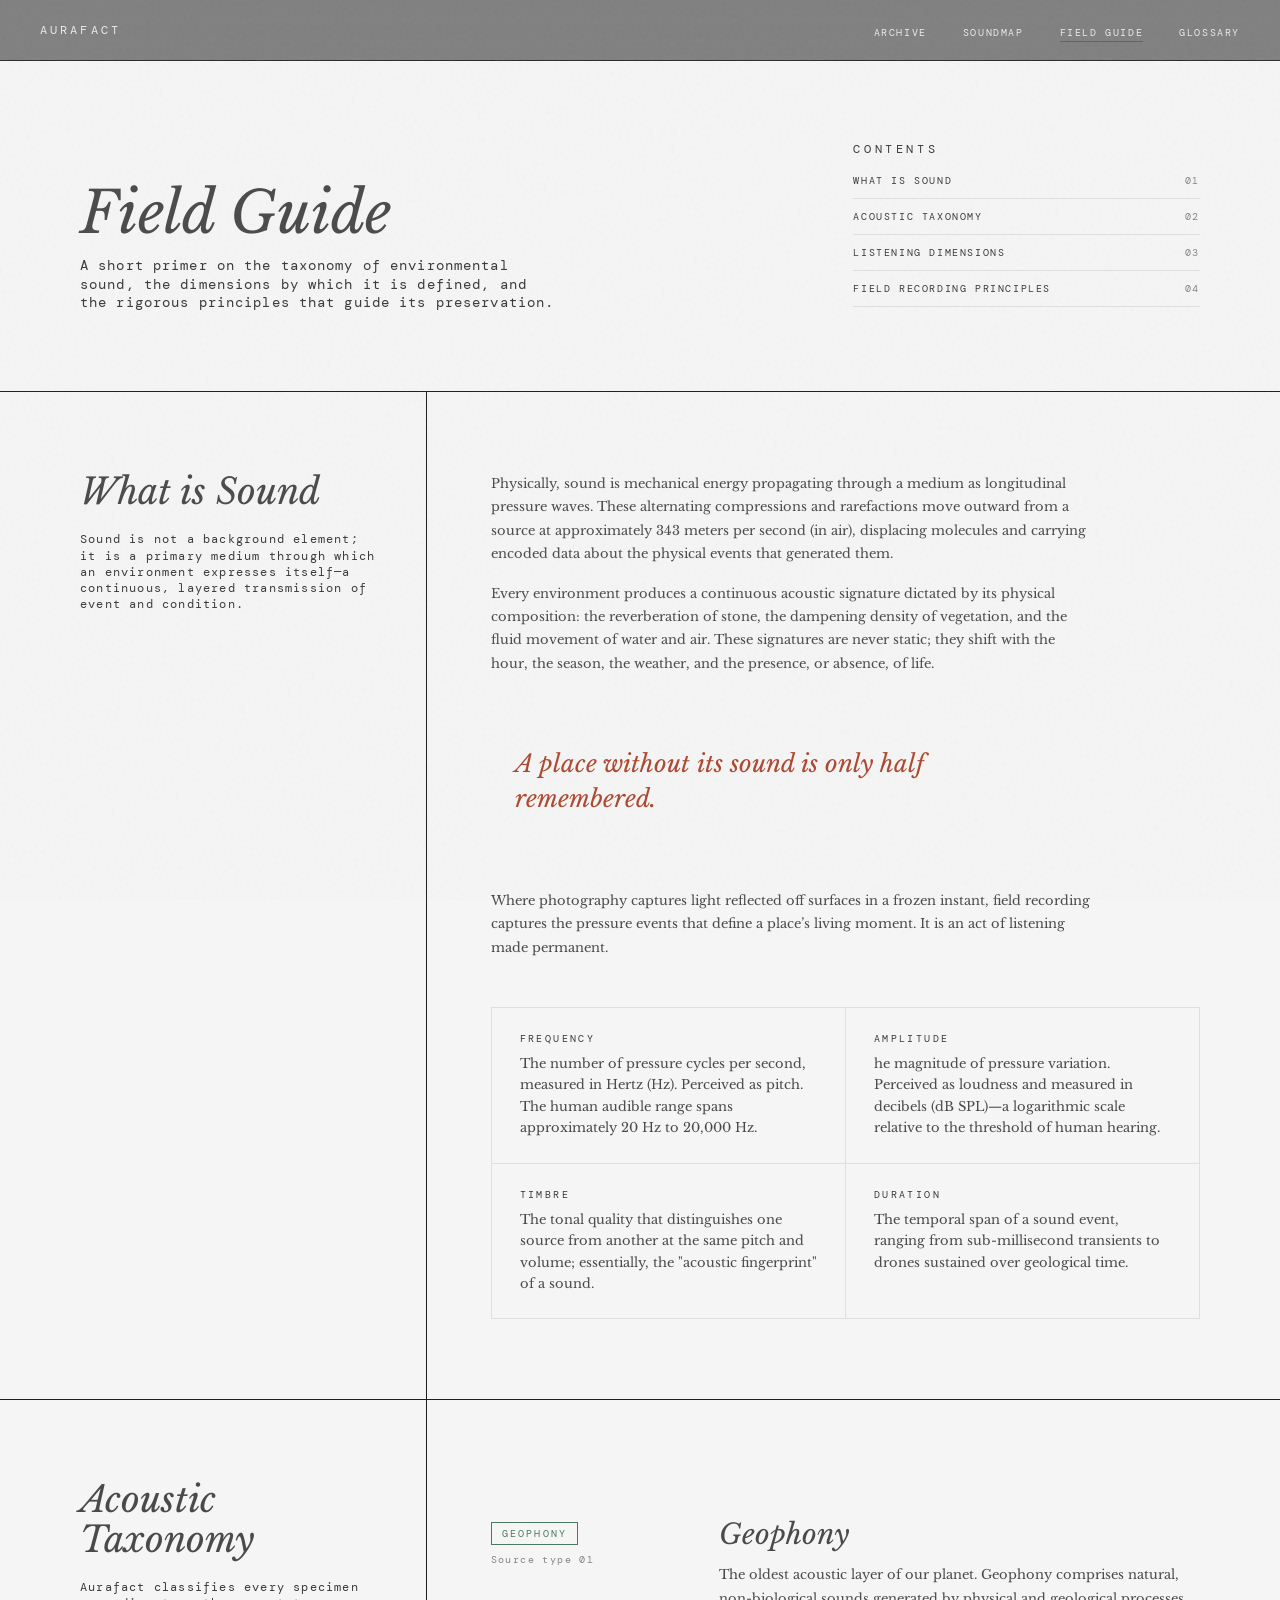
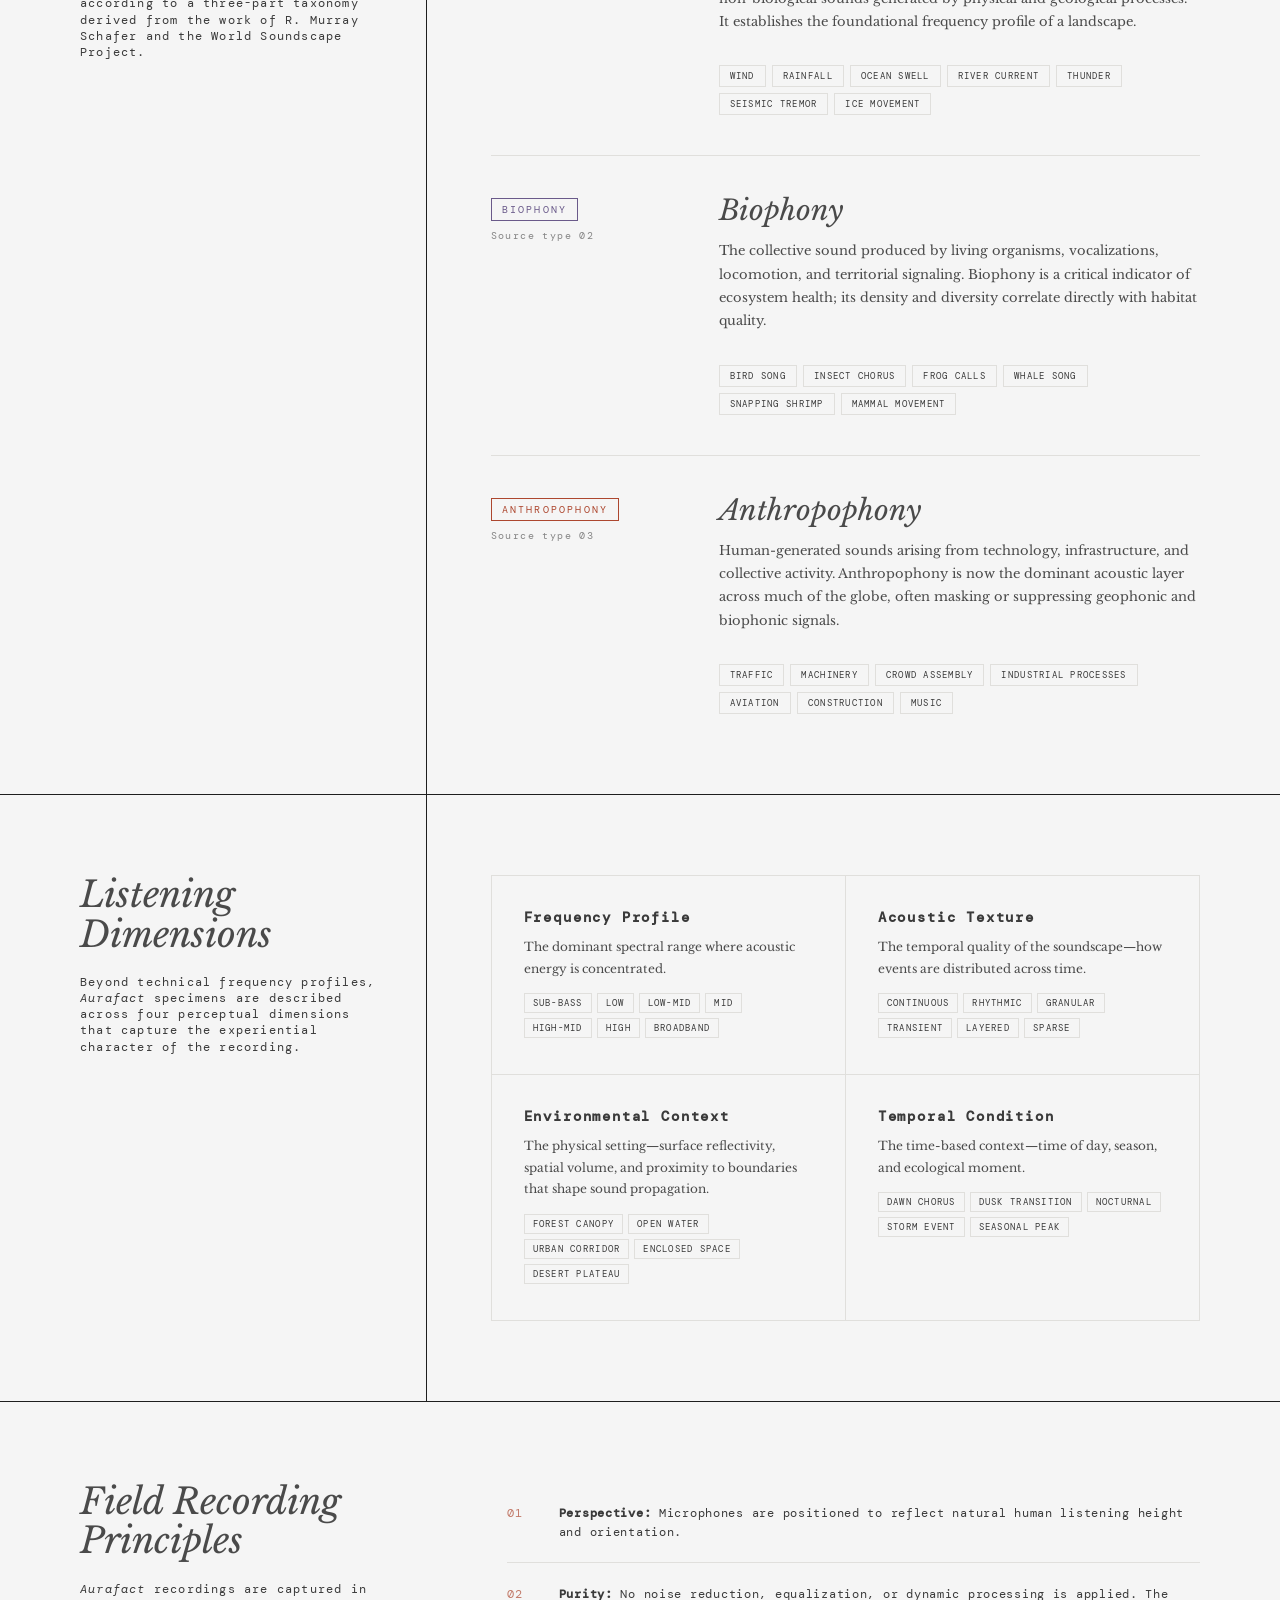
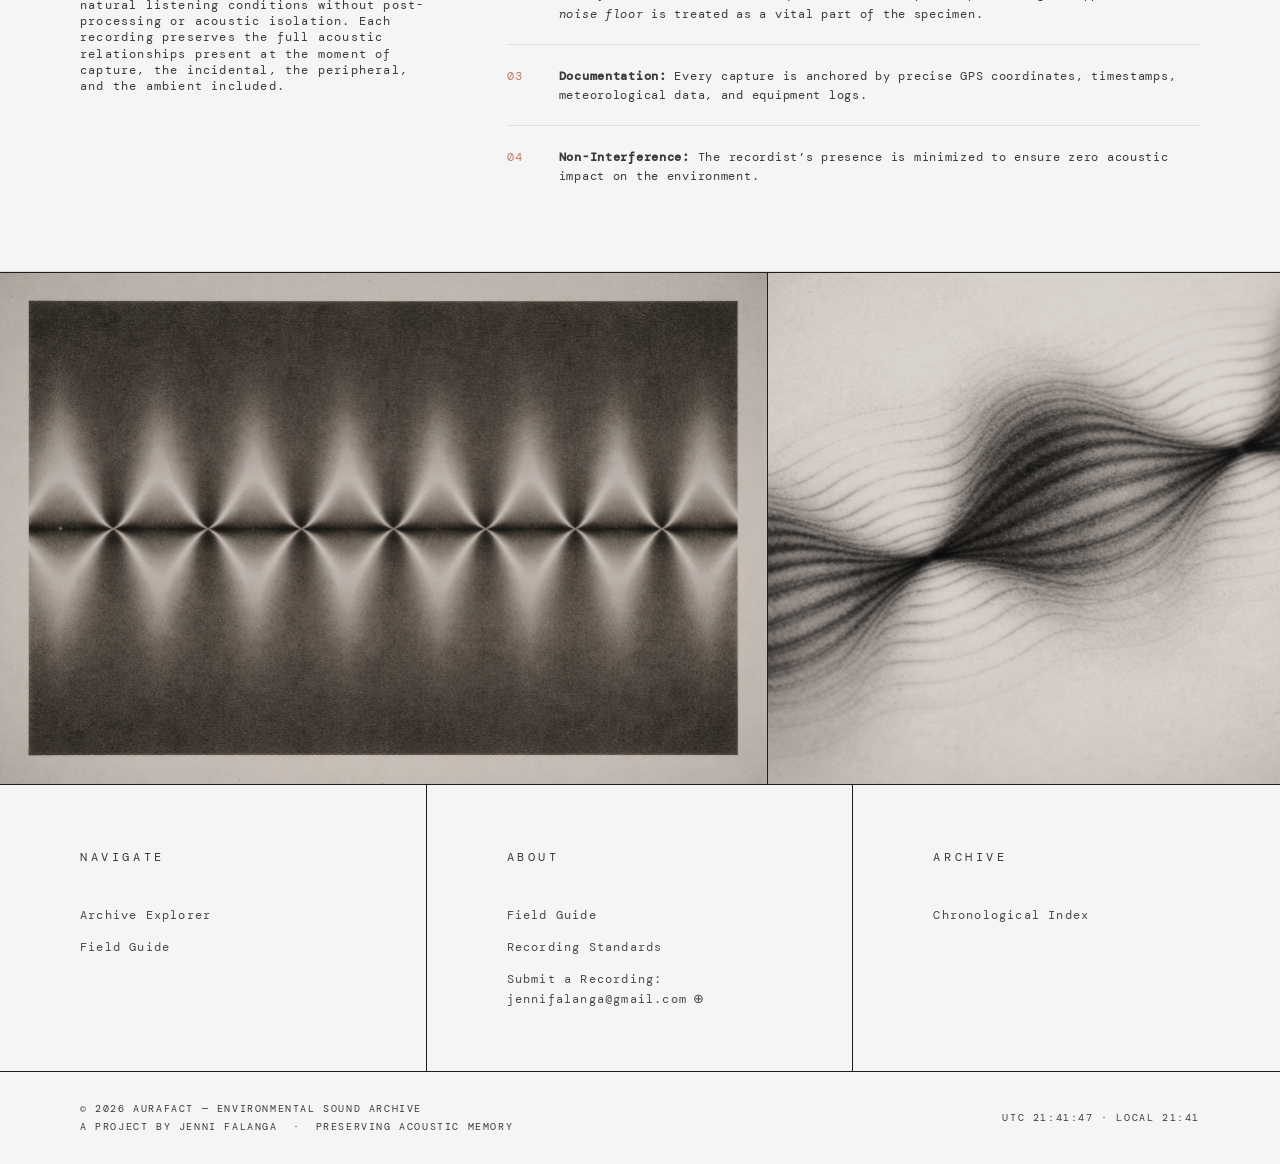
<file: fieldguide.html>
<!DOCTYPE html>
<html lang="en">
<head>
<meta charset="UTF-8">
<meta name="viewport" content="width=device-width, initial-scale=1.0">
<title>Field Guide — Aurafact</title>
<link rel="preconnect" href="https://fonts.googleapis.com">
<link rel="preconnect" href="https://fonts.gstatic.com" crossorigin>
<link href="https://fonts.googleapis.com/css2?family=Libre+Baskerville:ital,wght@0,400..700;1,400..700&family=DM+Mono:wght@300;400&display=swap" rel="stylesheet">

<style>

/* ============================================================
   COLOUR TOKENS — exact match with system
   ============================================================ */
:root {
  --bg:              #0C0C0C;
  --text-primary:    #EDECEA;
  --text-secondary:  #4A4A4A;
  --text-mono:       #3A3A3A;
  --text-accent:     #AD472F;
  --btn-border:      #2E2E2E;
  --btn-hover-border:#777777;
  --btn-hover-text:  #EDECEA;
  --nav-logo:        #EDECEA;
  --nav-link:        #EDECEA;
  --nav-rule:        #2c2c2c;
  --grain-opacity:   0.045;
  --nav-h:           61px;

  /* Page */
  --page-bg:         #f5f5f5;
  --rule:            #1e1e1e;
  --rule-light:      #e0dfdc;

  /* Taxonomy colours */
  --geo:             #4a7a62;
  --bio:             #6a5a8a;
  --anthro:          #AD472F;
}

*, *::before, *::after { box-sizing: border-box; margin: 0; padding: 0; }
html, body { width: 100%; min-height: 100%; overflow-x: hidden; }

body {
  background: var(--page-bg);
  color: var(--text-secondary);
  font-family: "Libre Baskerville", serif;
}

/* Grain */
body::after {
  content: '';
  position: fixed; inset: 0;
  background-image: url("data:image/svg+xml,%3Csvg viewBox='0 0 256 256' xmlns='http://www.w3.org/2000/svg'%3E%3Cfilter id='n'%3E%3CfeTurbulence type='fractalNoise' baseFrequency='0.88' numOctaves='4' stitchTiles='stitch'/%3E%3C/filter%3E%3Crect width='100%25' height='100%25' filter='url(%23n)'/%3E%3C/svg%3E");
  opacity: var(--grain-opacity);
  pointer-events: none;
  z-index: 9000;
}

/* ── NAV ─────────────────────────────────────────────────────── */
#site-nav {
  position: fixed;
  top: 0; left: 0; right: 0;
  z-index: 200;
  display: flex;
  align-items: center;
  justify-content: space-between;
  padding: 20px 40px;
  border-bottom: 1px solid var(--nav-rule);
  background: rgba(12,12,12,0.5);
  backdrop-filter: blur(14px);
  height: var(--nav-h);
}

.nav-logo {
  font-family: 'DM Mono', monospace;
  font-size: 12px;
  letter-spacing: 0.26em;
  text-transform: uppercase;
  color: var(--nav-logo);
  text-decoration: none;
}

.nav-links { display: flex; gap: 36px; list-style: none; }

.nav-links a {
  font-family: 'DM Mono', monospace;
  font-size: 10px;
  letter-spacing: 0.16em;
  text-transform: uppercase;
  color: var(--nav-link);
  text-decoration: none;
  transition: opacity 0.2s;
}

.nav-links a:hover { opacity: 0.6; }
.nav-links a.active {
  border-bottom: 1px solid var(--text-accent);
  padding-bottom: 2px;
}

/* Hamburger: hidden on desktop */
.nav-toggle {
  display: none;
  flex-direction: column;
  justify-content: center;
  gap: 6px;
  width: 44px;
  height: 44px;
  padding: 0;
  border: 0;
  background: transparent;
  color: var(--nav-link);
  cursor: pointer;
  z-index: 201;
  transition: color 0.2s;
}
.nav-toggle:hover { color: var(--text-accent); }
.nav-toggle span {
  display: block;
  width: 20px;
  height: 1.5px;
  background: currentColor;
  transition: transform 0.25s ease, opacity 0.2s;
}
.nav-toggle span:nth-child(1) { transform-origin: center; }
.nav-toggle span:nth-child(2) { transform-origin: center; }
.nav-toggle span:nth-child(3) { transform-origin: center; }
#site-nav.nav-open .nav-toggle span:nth-child(1) {
  transform: translateY(7.5px) rotate(45deg);
}
#site-nav.nav-open .nav-toggle span:nth-child(2) {
  opacity: 0;
}
#site-nav.nav-open .nav-toggle span:nth-child(3) {
  transform: translateY(-7.5px) rotate(-45deg);
}

/* ── PAGE HEADER ─────────────────────────────────────────────── */
.page-header {
  padding-top: calc(var(--nav-h) + 80px);
  padding-bottom: 80px;
  padding-left: 80px;
  padding-right: 80px;
  border-bottom: 1px solid var(--rule);
  display: grid;
  grid-template-columns: 2fr 1fr;
  gap: 80px;
  align-items: end;
}

.page-eyebrow {
  font-family: 'DM Mono', monospace;
  font-size: 9px;
  letter-spacing: 0.32em;
  text-transform: uppercase;
  color: var(--text-accent);
  margin-bottom: 16px;
  display: block;
}

.page-title {
  font-family: "Libre Baskerville", serif;
  font-style: italic;
  font-weight: 300;
  font-size: clamp(32px, 4.5vw, 58px);
  color: var(--text-secondary);
  line-height: 1.0;
  margin-bottom: 14px;
}

.page-desc {
  font-family: 'DM Mono', monospace;
  font-size: 14px;
  letter-spacing: 0.08em;
  line-height: 1.3;
  color: var(--text-mono);
  max-width: 480px;
}

.page-header-right {
  padding-bottom: 4px;
}

.toc-label {
  font-family: 'DM Mono', monospace;
  font-size: 12px;
  letter-spacing: 0.30em;
  text-transform: uppercase;
  color: var(--text-mono);
  display: block;
  margin-bottom: 6px;
}

.toc-list {
  list-style: none;
  display: flex;
  flex-direction: column;
  gap: 0;
}

.toc-list li {
  border-bottom: 1px solid var(--rule-light);
}

.toc-list li a {
  display: flex;
  align-items: baseline;
  justify-content: space-between;
  gap: 16px;
  padding: 11px 0;
  font-family: 'DM Mono', monospace;
  font-size: 10px;
  letter-spacing: 0.16em;
  text-transform: uppercase;
  color: var(--text-mono);
  text-decoration: none;
  transition: color 0.2s;
}

.toc-list li a:hover { color: var(--text-secondary); }

.toc-num {
  font-size: 10px;
  opacity: 0.6;
}

/* ── SHARED SECTION CHROME ───────────────────────────────────── */
.guide-section {
  border-bottom: 1px solid var(--rule);
}

/* Two-column: left label col + right content col */
.two-col {
  display: grid;
  grid-template-columns: 1fr 2fr;
}

.section-label-col {
  padding: 80px 48px 80px 80px;
  border-right: 1px solid var(--rule);
}

.section-number {
  font-family: 'DM Mono', monospace;
  font-size: 9px;
  letter-spacing: 0.28em;
  text-transform: uppercase;
  color: var(--text-accent);
  display: block;
  margin-bottom: 12px;
}

.section-heading {
  font-family: "Libre Baskerville", serif;
  font-style: italic;
  font-weight: 300;
  font-size: clamp(22px, 2.8vw, 36px);
  color: var(--text-secondary);
  line-height: 1.1;
  margin-bottom: 20px;
}

.section-standfirst {
  font-family: 'DM Mono', monospace;
  font-size: 12px;
  letter-spacing: 0.10em;
  line-height: 1.35;
  color: var(--text-mono);
}

.section-content-col {
  padding: 80px 80px 80px 64px;
}

/* ── SECTION 01: WHAT IS SOUND ───────────────────────────────── */
.sound-body {
  font-family: "Libre Baskerville", serif;
  font-size: 13px;
  line-height: 1.8;
  color: var(--text-secondary);
  max-width: 600px;
  margin-bottom: 32px;
}

.sound-body + .sound-body {
  margin-top: -16px;
}

.sound-pull {
  font-family: "Libre Baskerville", serif;
  font-style: italic;
  font-size: clamp(18px, 2vw, 24px);
  line-height: 1.45;
  color: var(--text-accent);
  max-width: 480px;
  padding: 32px 0 32px 24px;
  margin: 40px 0;
}

.sound-definition-grid {
  display: grid;
  grid-template-columns: 1fr 1fr;
  gap: 1px;
  background: var(--rule-light);
  border: 1px solid var(--rule-light);
  margin-top: 48px;
}

.sound-def-item {
  background: var(--page-bg);
  padding: 24px 28px;
}

.sound-def-term {
  font-family: 'DM Mono', monospace;
  font-size: 10px;
  letter-spacing: 0.24em;
  text-transform: uppercase;
  color: var(--text-mono);
  display: block;
  margin-bottom: 8px;
}

.sound-def-body {
  font-family: "Libre Baskerville", serif;
  font-size: 13px;
  line-height: 1.65;
  color: var(--text-secondary);
}

/* ── SECTION 02: TAXONOMY ────────────────────────────────────── */
.taxonomy-entries {
  display: flex;
  flex-direction: column;
  gap: 0;
}

.taxonomy-entry {
  padding: 40px 0;
  border-bottom: 1px solid var(--rule-light);
  display: grid;
  grid-template-columns: 180px 1fr;
  gap: 48px;
  align-items: start;
}

.taxonomy-entry:last-child { border-bottom: none; padding-bottom: 0; }

.taxonomy-marker {
  display: flex;
  flex-direction: column;
  gap: 8px;
  padding-top: 2px;
}

.taxonomy-tag {
  display: inline-block;
  font-family: 'DM Mono', monospace;
  font-size: 10px;
  letter-spacing: 0.22em;
  text-transform: uppercase;
  padding: 4px 10px;
  border: 1px solid currentColor;
  width: fit-content;
}

.taxonomy-tag.geo    { color: var(--geo); }
.taxonomy-tag.bio    { color: var(--bio); }
.taxonomy-tag.anthro { color: var(--anthro); }

.taxonomy-index {
  font-family: 'DM Mono', monospace;
  font-size: 10px;
  letter-spacing: 0.14em;
  color: var(--text-secondary);
  opacity: 0.65;
}

.taxonomy-name {
  font-family: "Libre Baskerville", serif;
  font-style: italic;
  font-weight: 300;
  font-size: clamp(20px, 2.2vw, 28px);
  color: var(--text-secondary);
  line-height: 1.1;
  margin-bottom: 12px;
}

.taxonomy-def {
    font-family: "Libre Baskerville", serif;
    font-size: 13px;
    line-height: 1.8;
    color: var(--text-secondary);
    max-width: 600px;
    margin-bottom: 32px;
}

.taxonomy-examples {
  display: flex;
  flex-wrap: wrap;
  gap: 6px;
}

.example-chip {
  font-family: 'DM Mono', monospace;
  font-size: 9px;
  letter-spacing: 0.14em;
  text-transform: uppercase;
  color: var(--text-mono);
  background: transparent;
  border: 1px solid var(--rule-light);
  padding: 4px 10px;
}

/* ── SECTION 03: LISTENING DIMENSIONS ───────────────────────── */
.dimensions-grid {
  display: grid;
  grid-template-columns: 1fr 1fr;
  gap: 1px;
  background: var(--rule-light);
  border: 1px solid var(--rule-light);
}

.dimension-item {
  background: var(--page-bg);
  padding: 32px 32px 36px;
  display: flex;
  flex-direction: column;
  gap: 10px;
}

.dimension-number {
  font-family: 'DM Mono', monospace;
  font-size: 10px;
  letter-spacing: 0.22em;
  text-transform: uppercase;
  color: var(--text-accent);
  opacity: 0.7;
}

.dimension-name {
    font-family: 'DM Mono', monospace;
    font-size: 14px;
    letter-spacing: 0.13em;
    color: var(--text-mono);
    display: block;
}

.dimension-def {
  font-family: "Libre Baskerville", serif;
  font-size: 12px;
  line-height: 1.8;
  color: var(--text-secondary);
}

.dimension-values {
  margin-top: 4px;
  display: flex;
  flex-wrap: wrap;
  gap: 5px;
}

.dimension-value {
  font-family: 'DM Mono', monospace;
  font-size: 9px;
  letter-spacing: 0.14em;
  text-transform: uppercase;
  color: var(--text-mono);
  border: 1px solid var(--rule-light);
  padding: 3px 8px;
}

/* ── SECTION 04: FIELD RECORDING PRINCIPLES ─────────────────── */

/* Single-column full-width layout for this section */
.principles-header {
  padding: 80px 80px 0;
  display: grid;
  grid-template-columns: 1fr 2fr;
  gap: 80px;
  border-bottom: 1px solid var(--rule-light);
  padding-bottom: 64px;
}

.principles-intro {
  font-family: 'DM Mono', monospace;
  font-size: 12px;
  letter-spacing: 0.10em;
  line-height: 1.35;
  color: var(--text-mono);
}

.principles-list {
  list-style: none;
  display: flex;
  flex-direction: column;
  counter-reset: principle;
}

.principles-list li {
  counter-increment: principle;
  display: grid;
  grid-template-columns: 32px 1fr;
  gap: 20px;
  padding: 20px 0;
  border-bottom: 1px solid var(--rule-light);
  align-items: baseline;
}

.principles-list li:last-child { border-bottom: none; }

.principles-list li::before {
  content: counter(principle, decimal-leading-zero);
  font-family: 'DM Mono', monospace;
  font-size: 12px;
  letter-spacing: 0.12em;
  color: var(--text-accent);
  opacity: 0.7;
  padding-top: 3px;
}

.principle-text {
  font-family: 'DM Mono', monospace;
  font-size: 12px;
  letter-spacing: 0.06em;
  line-height: 1.6;
  color: var(--text-mono);
}

/* Image grid — 3:2 columns */
.principles-images {
  display: grid;
  grid-template-columns: 3fr 2fr;
  gap: 1px;
  background: var(--rule);
  border-top: 1px solid var(--rule);
}

.principles-img-frame {
  overflow: hidden;
  position: relative;
  line-height: 0;
}

.principles-img-frame img {
  width: 100%; height: 100%;
  object-fit: cover;
  display: block;
  opacity: 0.85;
  transition: opacity 0.4s;
}

.principles-img-frame img:hover { opacity: 1; }

.principles-img-frame .img-ph {
  position: absolute; inset: 0;
  display: flex;
  align-items: center;
  justify-content: center;
  flex-direction: column;
  gap: 8px;
}

.img-ph span {
  font-family: 'DM Mono', monospace;
  font-size: 8px;
  letter-spacing: 0.18em;
  text-transform: uppercase;
  color: #222;
}

.img-ph .ph-label {
  font-size: 9px;
  color: #1e1e1e;
}

/* Left image taller */
.principles-img-frame.img-primary {
  aspect-ratio: 3 / 2;
}

/* Right image matches */
.principles-img-frame.img-secondary {
  aspect-ratio: 3 / 2;
}

.img-caption {
  padding: 14px 20px;
  background: var(--page-bg);
  border-top: 1px solid var(--rule-light);
  line-height: 0;
}

.img-caption span {
  font-family: 'DM Mono', monospace;
  font-size: 8px;
  letter-spacing: 0.14em;
  text-transform: uppercase;
  color: var(--text-mono);
  line-height: 1;
}

/* ── SITE FOOTER ─────────────────────────────────────────────── */
.site-footer {
  background-color: var(--page-bg);
  border-top: 1px solid var(--rule);
}

.footer-nav {
  display: grid;
  grid-template-columns: repeat(3, 1fr);
  border-bottom: 1px solid var(--rule);
}

.footer-col {
  padding: 64px 48px 64px 80px;
  border-right: 1px solid var(--rule);
}

.footer-col:first-child { padding-left: 80px; }
.footer-col:last-child  { border-right: none; padding-right: 80px; }

.footer-col-label {
  display: block;
  font-family: 'DM Mono', monospace;
  font-size: 12px;
  letter-spacing: 0.30em;
  text-transform: uppercase;
  color: var(--text-mono);
  margin-bottom: 24px;
  padding-bottom: 14px;
}

.footer-col ul {
  list-style: none;
  display: flex;
  flex-direction: column;
  gap: 12px;
}

.footer-col ul li a {
  font-family: 'DM Mono', monospace;
  font-size: 12px;
  letter-spacing: 0.10em;
  color: var(--text-secondary);
  text-decoration: none;
  transition: color 0.2s;
}

.footer-col ul li a:hover { color: var(--text-accent); }
.footer-submit-label { font-family: 'DM Mono', monospace; font-size: 12px; letter-spacing: 0.10em; color: var(--text-secondary); }
.footer-email { font-family: 'DM Mono', monospace; font-size: 11px; letter-spacing: 0.05em; }
.footer-copy-btn { background: none; border: none; cursor: pointer; color: var(--text-secondary); font-size: 13px; padding: 0 0 0 6px; vertical-align: middle; transition: color 0.2s; }
.footer-copy-btn:hover { color: var(--text-accent); }

.footer-bottom {
  padding: 28px 80px;
  display: flex;
  align-items: center;
  justify-content: space-between;
}

.footer-copy {
  font-family: 'DM Mono', monospace;
  font-size: 10px;
  letter-spacing: 0.16em;
  text-transform: uppercase;
  color: var(--text-mono);
  line-height: 1.8;
}

.footer-time {
  font-family: 'DM Mono', monospace;
  font-size: 10px;
  letter-spacing: 0.16em;
  text-transform: uppercase;
  color: var(--text-mono);
  line-height: 1.8;
  text-align: right;
}

/* Footer responsive */
@media (max-width: 1099px) {
  .footer-col:first-child { padding-left: 40px; }
  .footer-col:last-child  { padding-right: 40px; }
  .footer-bottom          { padding: 24px 40px; }
}

@media (max-width: 767px) {
  .footer-nav { grid-template-columns: 1fr; }
  .footer-col {
    padding: 40px 20px;
    border-right: none;
    border-bottom: 1px solid var(--rule);
  }
  .footer-col:first-child { padding-left: 20px; }
  .footer-col:last-child  { padding-right: 20px; border-bottom: none; }
  .footer-bottom          { padding: 24px 20px; flex-direction: column; align-items: flex-start; gap: 8px; }
}


/* ── RESPONSIVE ──────────────────────────────────────────────── */
@media (max-width: 1100px) {
  .page-header       { padding: calc(var(--nav-h) + 56px) 40px 56px; gap: 48px; }
  .section-label-col { padding: 64px 32px 64px 40px; }
  .section-content-col { padding: 64px 40px 64px 40px; }
  .principles-header { padding: 64px 40px 48px; gap: 48px; }
  .principles-images { }
}

@media (max-width: 900px) {
  .page-header       { grid-template-columns: 1fr; gap: 40px; }
  .two-col           { grid-template-columns: 1fr; }
  .section-label-col {
    padding: 48px 24px 32px 24px;
    border-right: none;
    border-bottom: 1px solid var(--rule-light);
  }
  .section-content-col { padding: 40px 24px 56px; }
  .principles-header { grid-template-columns: 1fr; gap: 32px; }
  .taxonomy-entry    { grid-template-columns: 1fr; gap: 16px; }
  .dimensions-grid   { grid-template-columns: 1fr; }
  .sound-definition-grid { grid-template-columns: 1fr; }
}

@media (max-width: 767px) {
  #site-nav { padding: 14px 20px; }
  .nav-toggle { display: flex; }
  .nav-links {
    display: none;
    position: fixed;
    inset: 0;
    top: var(--nav-h);
    flex-direction: column;
    justify-content: flex-start;
    align-items: stretch;
    gap: 0;
    padding: 32px 24px 48px;
    background: rgba(12,12,12,0.98);
    backdrop-filter: blur(14px);
    border-top: 1px solid var(--nav-rule);
    z-index: 199;
    overflow-y: auto;
  }
  #site-nav.nav-open .nav-links { display: flex; }
  .nav-links li { border-bottom: 1px solid var(--nav-rule); }
  .nav-links a {
    display: block;
    padding: 18px 0;
    font-size: 11px;
    letter-spacing: 0.2em;
  }
  .nav-links a.active { border-bottom: none; padding-bottom: 18px; }
  body.nav-menu-open { overflow: hidden; }
  .page-header { padding: calc(var(--nav-h) + 32px) 20px 40px; }
  .section-label-col { padding: 40px 20px 24px; }
  .section-content-col { padding: 32px 20px 48px; }
  .principles-header { padding: 40px 20px 32px; }
  .principles-images { grid-template-columns: 1fr; }
  .footer-nav { grid-template-columns: 1fr; }
  .footer-col { padding: 40px 20px; border-right: none; border-bottom: 1px solid var(--rule-light); }
  .footer-col:last-child { border-bottom: none; }
  .footer-bottom { padding: 24px 20px; flex-direction: column; gap: 8px; }
}

</style>
</head>
<body>

<!-- Nav -->
<nav id="site-nav">
  <a href="index.html" class="nav-logo">Aurafact</a>
  <button type="button" class="nav-toggle" aria-label="Open menu" aria-expanded="false">
    <span></span><span></span><span></span>
  </button>
  <ul class="nav-links">
    <li><a href="archive.html">Archive</a></li>
    <li><a href="soundmap.html">Soundmap</a></li>
    <li><a href="fieldguide.html" class="active">Field Guide</a></li>
    <li><a href="glossary.html">Glossary</a></li>
  </ul>
</nav>

<!-- ── PAGE HEADER ─────────────────────────────────────────────── -->
<header class="page-header">
  <div>
    <h1 class="page-title">Field Guide</h1>
    <p class="page-desc">A short primer on the taxonomy of environmental sound, the dimensions by which it is defined, and the rigorous principles that guide its preservation.</p>
  </div>
  <div class="page-header-right">
    <span class="toc-label">Contents</span>
    <ul class="toc-list">
      <li><a href="#sound"><span>What is Sound</span><span class="toc-num">01</span></a></li>
      <li><a href="#taxonomy"><span>Acoustic Taxonomy</span><span class="toc-num">02</span></a></li>
      <li><a href="#dimensions"><span>Listening Dimensions</span><span class="toc-num">03</span></a></li>
      <li><a href="#principles"><span>Field Recording Principles</span><span class="toc-num">04</span></a></li>
    </ul>
  </div>
</header>


<!-- ══════════════════════════════════════════════════════════════
     01 — WHAT IS SOUND
     ══════════════════════════════════════════════════════════════ -->
<section class="guide-section" id="sound">
  <div class="two-col">

    <div class="section-label-col">
      <h2 class="section-heading">What is Sound</h2>
      <p class="section-standfirst">Sound is not a background element; it is a primary medium through which an environment expresses itself—a continuous, layered transmission of event and condition.</p>
    </div>

    <div class="section-content-col">
      <p class="sound-body">Physically, sound is mechanical energy propagating through a medium as longitudinal pressure waves. These alternating compressions and rarefactions move outward from a source at approximately 343 meters per second (in air), displacing molecules and carrying encoded data about the physical events that generated them.</p>

      <p class="sound-body">Every environment produces a continuous acoustic signature dictated by its physical composition: the reverberation of stone, the dampening density of vegetation, and the fluid movement of water and air. These signatures are never static; they shift with the hour, the season, the weather, and the presence, or absence, of life.
      <blockquote class="sound-pull">A place without its sound is only half remembered.</blockquote>

      <p class="sound-body">Where photography captures light reflected off surfaces in a frozen instant, field recording captures the pressure events that define a place’s living moment. It is an act of listening made permanent.</p>

      <div class="sound-definition-grid">
        <div class="sound-def-item">
          <span class="sound-def-term">Frequency</span>
          <p class="sound-def-body">The number of pressure cycles per second, measured in Hertz (Hz). Perceived as pitch. The human audible range spans approximately 20 Hz to 20,000 Hz.</p>
        </div>
        <div class="sound-def-item">
          <span class="sound-def-term">Amplitude</span>
          <p class="sound-def-body">he magnitude of pressure variation. Perceived as loudness and measured in decibels (dB SPL)—a logarithmic scale relative to the threshold of human hearing.</p>
        </div>
        <div class="sound-def-item">
          <span class="sound-def-term">Timbre</span>
          <p class="sound-def-body">The tonal quality that distinguishes one source from another at the same pitch and volume; essentially, the "acoustic fingerprint" of a sound.</p>
        </div>
        <div class="sound-def-item">
          <span class="sound-def-term">Duration</span>
          <p class="sound-def-body">The temporal span of a sound event, ranging from sub-millisecond transients to drones sustained over geological time.</p>
        </div>
      </div>
    </div>

  </div>
</section>


<!-- ══════════════════════════════════════════════════════════════
     02 — ACOUSTIC TAXONOMY
     ══════════════════════════════════════════════════════════════ -->
<section class="guide-section" id="taxonomy">
  <div class="two-col">

    <div class="section-label-col">
      <h2 class="section-heading">Acoustic Taxonomy</h2>
      <p class="section-standfirst">Aurafact classifies every specimen according to a three-part taxonomy derived from the work of R. Murray Schafer and the World Soundscape Project.</p>
    </div>

    <div class="section-content-col">
      <div class="taxonomy-entries">

        <div class="taxonomy-entry">
          <div class="taxonomy-marker">
            <span class="taxonomy-tag geo">Geophony</span>
            <span class="taxonomy-index">Source type 01</span>
          </div>
          <div>
            <h3 class="taxonomy-name">Geophony</h3>
            <p class="taxonomy-def">The oldest acoustic layer of our planet. Geophony comprises natural, non-biological sounds generated by physical and geological processes. It establishes the foundational frequency profile of a landscape.</p>
            <div class="taxonomy-examples">
              <span class="example-chip">Wind</span>
              <span class="example-chip">Rainfall</span>
              <span class="example-chip">Ocean swell</span>
              <span class="example-chip">River current</span>
              <span class="example-chip">Thunder</span>
              <span class="example-chip">Seismic tremor</span>
              <span class="example-chip">Ice movement</span>
            </div>
          </div>
        </div>

        <div class="taxonomy-entry">
          <div class="taxonomy-marker">
            <span class="taxonomy-tag bio">Biophony</span>
            <span class="taxonomy-index">Source type 02</span>
          </div>
          <div>
            <h3 class="taxonomy-name">Biophony</h3>
            <p class="taxonomy-def">The collective sound produced by living organisms, vocalizations, locomotion, and territorial signaling. Biophony is a critical indicator of ecosystem health; its density and diversity correlate directly with habitat quality.</p>
            <div class="taxonomy-examples">
              <span class="example-chip">Bird song</span>
              <span class="example-chip">Insect chorus</span>
              <span class="example-chip">Frog calls</span>
              <span class="example-chip">Whale song</span>
              <span class="example-chip">Snapping shrimp</span>
              <span class="example-chip">Mammal movement</span>
            </div>
          </div>
        </div>

        <div class="taxonomy-entry">
          <div class="taxonomy-marker">
            <span class="taxonomy-tag anthro">Anthropophony</span>
            <span class="taxonomy-index">Source type 03</span>
          </div>
          <div>
            <h3 class="taxonomy-name">Anthropophony</h3>
            <p class="taxonomy-def">Human-generated sounds arising from technology, infrastructure, and collective activity. Anthropophony is now the dominant acoustic layer across much of the globe, often masking or suppressing geophonic and biophonic signals.</p>
            <div class="taxonomy-examples">
              <span class="example-chip">Traffic</span>
              <span class="example-chip">Machinery</span>
              <span class="example-chip">Crowd assembly</span>
              <span class="example-chip">Industrial processes</span>
              <span class="example-chip">Aviation</span>
              <span class="example-chip">Construction</span>
              <span class="example-chip">Music</span>
            </div>
          </div>
        </div>

      </div>
    </div>

  </div>
</section>

<!-- ══════════════════════════════════════════════════════════════
     03 — LISTENING DIMENSIONS
     ══════════════════════════════════════════════════════════════ -->
<section class="guide-section" id="dimensions">
  <div class="two-col">

    <div class="section-label-col">
      <h2 class="section-heading">Listening Dimensions</h2>
      <p class="section-standfirst">Beyond technical frequency profiles, <i>Aurafact</i> specimens are described across four perceptual dimensions that capture the experiential character of the recording.</p>
    </div>

    <div class="section-content-col">
      <div class="dimensions-grid">

        <div class="dimension-item">
          <h3 class="dimension-name">Frequency Profile</h3>
          <p class="dimension-def">The dominant spectral range where acoustic energy is concentrated.</p>
          <div class="dimension-values">
            <span class="dimension-value">Sub-bass</span>
            <span class="dimension-value">Low</span>
            <span class="dimension-value">Low-mid</span>
            <span class="dimension-value">Mid</span>
            <span class="dimension-value">High-mid</span>
            <span class="dimension-value">High</span>
            <span class="dimension-value">Broadband</span>
          </div>
        </div>

        <div class="dimension-item">
          <h3 class="dimension-name">Acoustic Texture</h3>
          <p class="dimension-def">The temporal quality of the soundscape—how events are distributed across time.</p>
          <div class="dimension-values">
            <span class="dimension-value">Continuous</span>
            <span class="dimension-value">Rhythmic</span>
            <span class="dimension-value">Granular</span>
            <span class="dimension-value">Transient</span>
            <span class="dimension-value">Layered</span>
            <span class="dimension-value">Sparse</span>
          </div>
        </div>

        <div class="dimension-item">
          <h3 class="dimension-name">Environmental Context</h3>
          <p class="dimension-def">The physical setting—surface reflectivity, spatial volume, and proximity to boundaries that shape sound propagation.</p>
          <div class="dimension-values">
            <span class="dimension-value">Forest canopy</span>
            <span class="dimension-value">Open water</span>
            <span class="dimension-value">Urban corridor</span>
            <span class="dimension-value">Enclosed space</span>
            <span class="dimension-value">Desert plateau</span>
          </div>
        </div>

        <div class="dimension-item">
          <h3 class="dimension-name">Temporal Condition</h3>
          <p class="dimension-def">The time-based context—time of day, season, and ecological moment.</p>
          <div class="dimension-values">
            <span class="dimension-value">Dawn chorus</span>
            <span class="dimension-value">Dusk transition</span>
            <span class="dimension-value">Nocturnal</span>
            <span class="dimension-value">Storm event</span>
            <span class="dimension-value">Seasonal peak</span>
          </div>
        </div>

      </div>
    </div>

  </div>
</section>


<!-- ══════════════════════════════════════════════════════════════
     04 — FIELD RECORDING PRINCIPLES
     ══════════════════════════════════════════════════════════════ -->
<section class="principles-section" id="principles">

  <div class="principles-header">
    <div>
      <h2 class="section-heading">Field Recording<br>Principles</h2>
      <p class="principles-intro"><i>Aurafact</i> recordings are captured in natural listening conditions without post-processing or acoustic isolation. Each recording preserves the full acoustic relationships present at the moment of capture, the incidental, the peripheral, and the ambient included.</p>
    </div>
    <div>
      <ul class="principles-list">
        <li><p class="principle-text"><b>Perspective:</b> Microphones are positioned to reflect natural human listening height and orientation.</p></li>
        <li><p class="principle-text"><b>Purity:</b> No noise reduction, equalization, or dynamic processing is applied. The <i>noise floor</i> is treated as a vital part of the specimen.</p></li>
        <li><p class="principle-text"><b>Documentation:</b> Every capture is anchored by precise GPS coordinates, timestamps, meteorological data, and equipment logs.</p></li>
        <!--<li><p class="principle-text"><b>Duration:</b> Specimens are a minimum of three minutes, allowing the environment to re-establish its natural rhythm after the recordist's arrival.</p></li>-->
        <li><p class="principle-text"><b>Non-Interference:</b> The recordist’s presence is minimized to ensure zero acoustic impact on the environment.</p></li>
      </ul>
    </div>
  </div>

  <!-- 3:2 image grid -->
  <div class="principles-images">

    <div class="principles-img-frame img-primary">
      <img src="img/aurafact-acoustic-study-08.png" alt="Field recording in the boreal interior"
           onerror="this.style.display='none'">
    </div>

    <div style="display:flex; flex-direction:column; gap:1px; background:var(--rule);">
      <div class="principles-img-frame img-secondary" style="flex:1;">
        <img src="img/aurafact-acoustic-study-07.png" alt="Recording equipment in the field"
             onerror="this.style.display='none'">
      </div>
    </div>

  </div>

</section>


<footer class="site-footer">

  <div class="footer-nav">

    <div class="footer-col">
      <span class="footer-col-label">Navigate</span>
      <ul>
        <li><a href="archive.html">Archive Explorer</a></li>
        <li><a href="fieldguide.html">Field Guide</a></li>
      </ul>
    </div>

    <div class="footer-col">
      <span class="footer-col-label">About</span>
      <ul>
        <li><a href="fieldguide.html">Field Guide</a></li>
        <li><a href="fieldguide.html#principles">Recording Standards</a></li>
        <li><span class="footer-submit-label">Submit a Recording:</span><br><a href="mailto:jennifalanga@gmail.com" class="footer-email">jennifalanga@gmail.com</a><button class="footer-copy-btn" onclick="navigator.clipboard.writeText('jennifalanga@gmail.com')" title="Copy email">⊕</button></li>
      </ul>
    </div>

    <div class="footer-col">
      <span class="footer-col-label">Archive</span>
      <ul>
        <li><a href="archive.html">Chronological Index</a></li>
      </ul>
    </div>

  </div>

  <div class="footer-bottom">
    <p class="footer-copy">
      © 2026 Aurafact — Environmental Sound Archive<br>
      A project by Jenni Falanga &nbsp;·&nbsp; Preserving Acoustic Memory
    </p>
    <p class="footer-time" id="footerTime"></p>
  </div>

</footer>


<script>
/* ── MOBILE NAV TOGGLE ───────────────────────────────────────── */
(function() {
  var nav = document.getElementById('site-nav');
  var btn = document.querySelector('.nav-toggle');
  var links = document.querySelectorAll('.nav-links a');
  if (!nav || !btn) return;

  function open() {
    nav.classList.add('nav-open');
    document.body.classList.add('nav-menu-open');
    btn.setAttribute('aria-label', 'Close menu');
    btn.setAttribute('aria-expanded', 'true');
  }
  function close() {
    nav.classList.remove('nav-open');
    document.body.classList.remove('nav-menu-open');
    btn.setAttribute('aria-label', 'Open menu');
    btn.setAttribute('aria-expanded', 'false');
  }

  btn.addEventListener('click', function() {
    if (nav.classList.contains('nav-open')) close(); else open();
  });
  links.forEach(function(a) { a.addEventListener('click', close); });
})();

/* ── FOOTER CLOCK ────────────────────────────────────────────── */
(function() {
  const el = document.getElementById('footerTime');
  if (!el) return;

  function pad(n) { return String(n).padStart(2, '0'); }

  function tick() {
    const now = new Date();
    const utcH = pad(now.getUTCHours());
    const utcM = pad(now.getUTCMinutes());
    const utcS = pad(now.getUTCSeconds());
    const locH = pad(now.getHours());
    const locM = pad(now.getMinutes());
    el.textContent = `UTC ${utcH}:${utcM}:${utcS}  ·  Local ${locH}:${locM}`;
  }

  tick();
  setInterval(tick, 1000);
})();
</script>
</body>
</html>
</file>
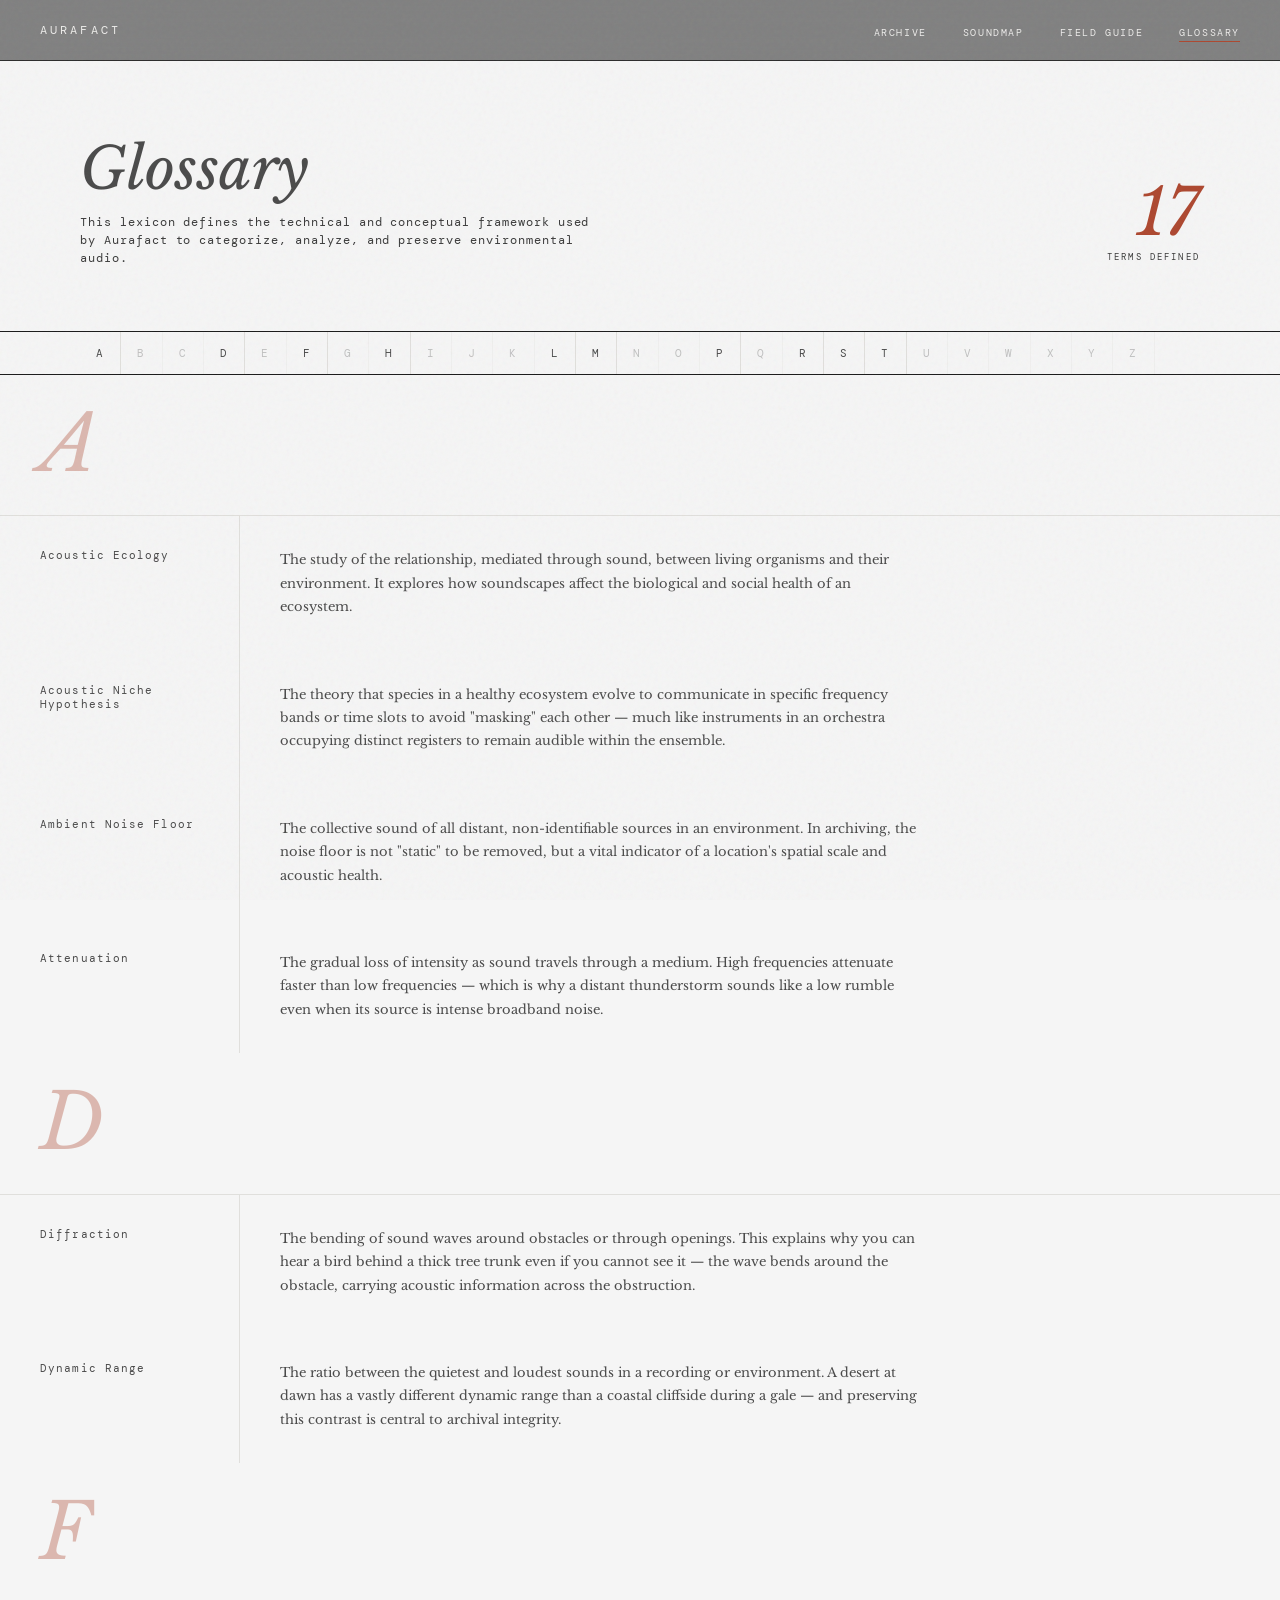
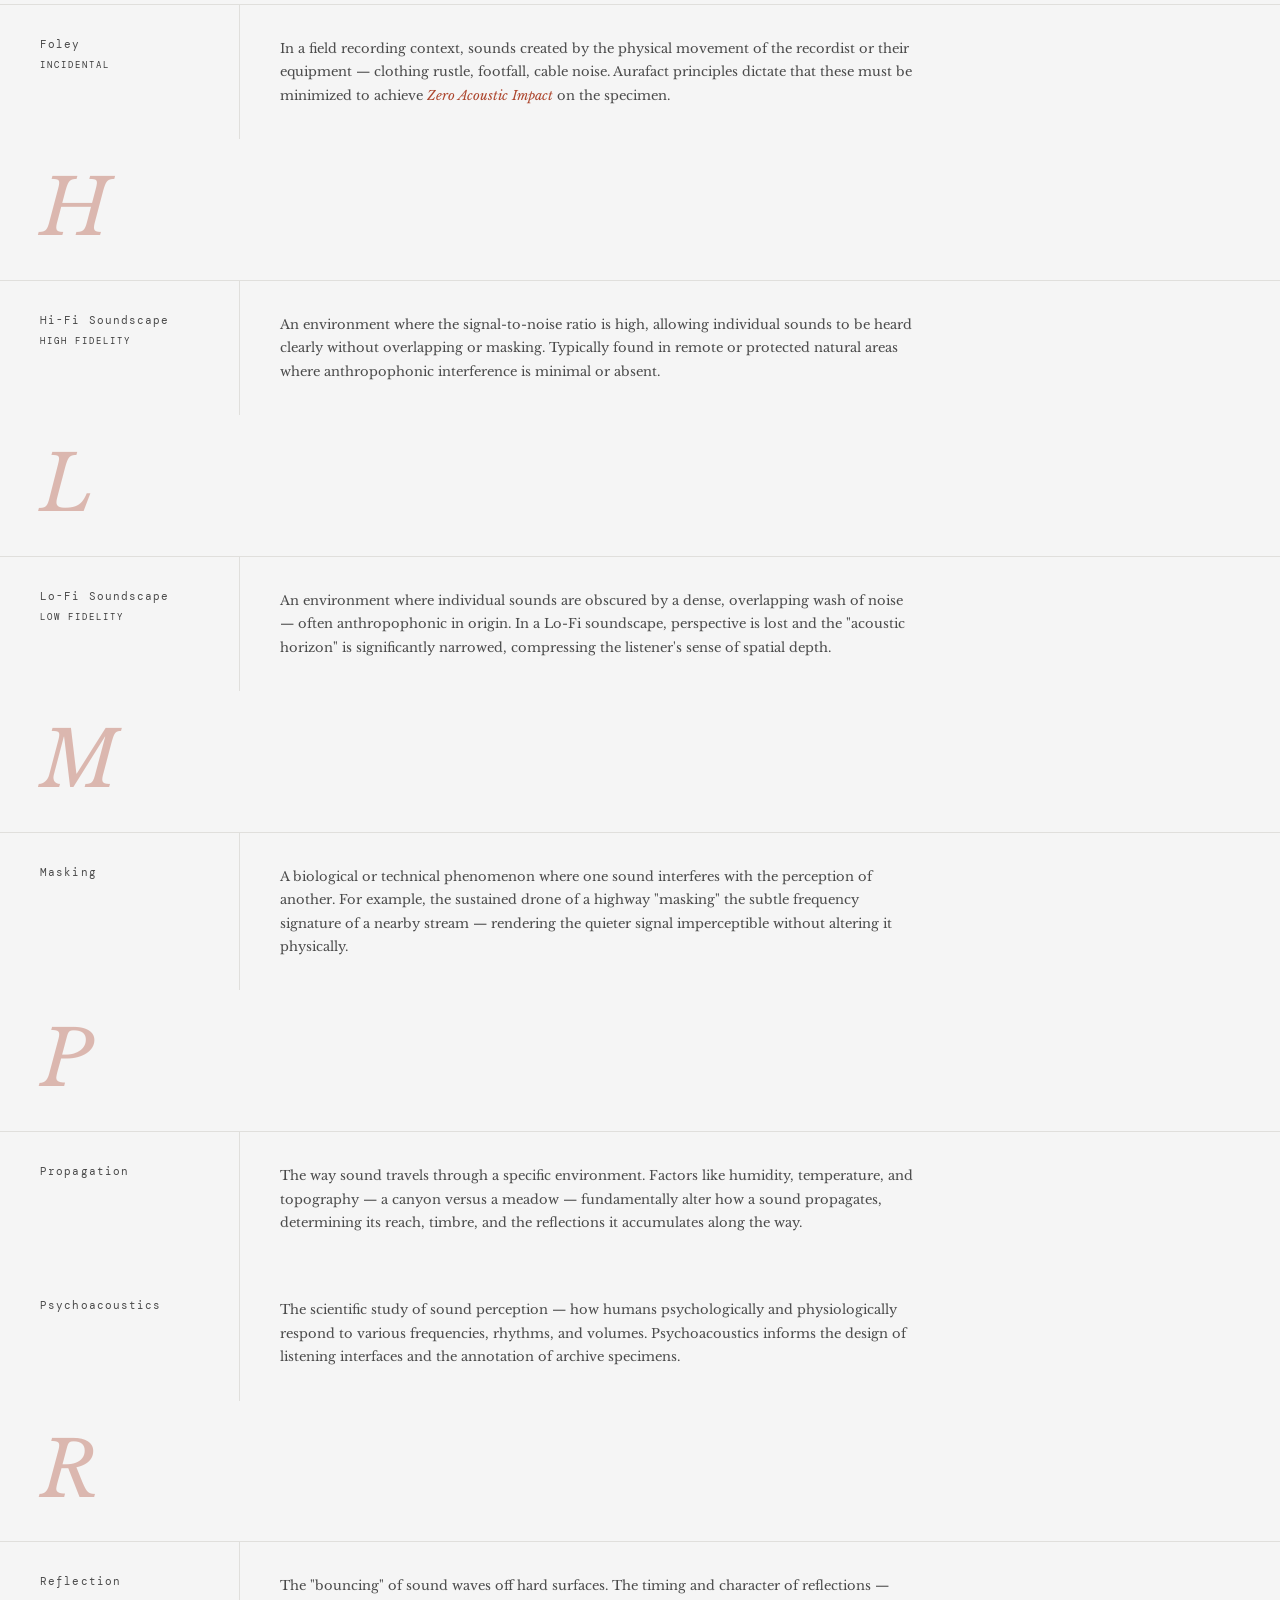
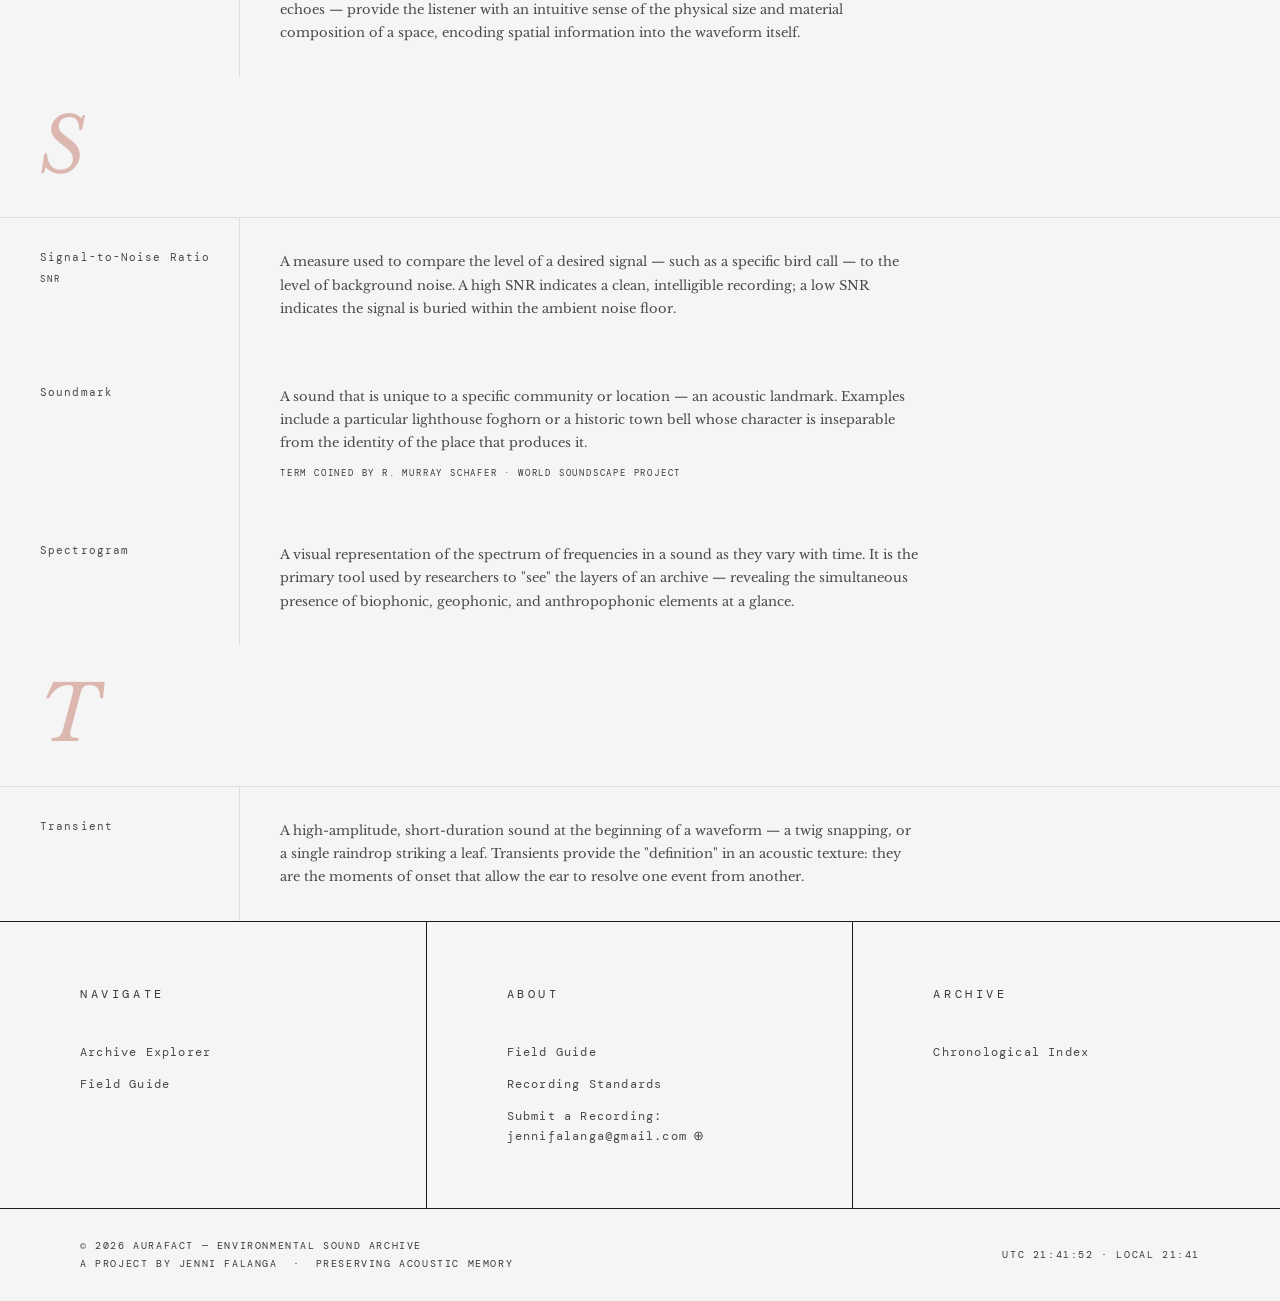
<file: glossary.html>
<!DOCTYPE html>
<html lang="en">
<head>
<meta charset="UTF-8">
<meta name="viewport" content="width=device-width, initial-scale=1.0">
<title>Glossary — Aurafact</title>
<link rel="preconnect" href="https://fonts.googleapis.com">
<link rel="preconnect" href="https://fonts.gstatic.com" crossorigin>
<link href="https://fonts.googleapis.com/css2?family=Libre+Baskerville:ital,wght@0,400..700;1,400..700&family=DM+Mono:wght@300;400&display=swap" rel="stylesheet">

<style>

/* ============================================================
   COLOUR TOKENS — exact match with index.html
   ============================================================ */
:root {
  --bg:              #0C0C0C;
  --text-primary:    #EDECEA;
  --text-secondary:  #4A4A4A;
  --text-mono:       #3A3A3A;
  --text-accent:     #AD472F;
  --btn-border:      #2E2E2E;
  --btn-text:        #2E2E2E;
  --btn-hover-border:#777777;
  --btn-hover-text:  #EDECEA;
  --nav-logo:        #EDECEA;
  --nav-link:        #EDECEA;
  --nav-rule:        #2c2c2c;
  --nav-h:           61px;
  --grain-opacity:   0.045;

  /* Page */
  --page-bg:         #f5f5f5;
  --rule:            #1a1a1a;
  --rule-light:      #e0dfdc;

  /* Taxonomy colours */
  --geo:             #4a7a62;
  --bio:             #6a5a8a;
  --anthro:          #AD472F;
}
/* ============================================================ */

*, *::before, *::after { box-sizing: border-box; margin: 0; padding: 0; }
html, body { width: 100%; min-height: 100%; overflow-x: hidden; }

body {
  background: var(--page-bg);
  color: var(--text-secondary);
  font-family: "Libre Baskerville", serif;
}

/* Grain */
body::after {
  content: '';
  position: fixed; inset: 0;
  background-image: url("data:image/svg+xml,%3Csvg viewBox='0 0 256 256' xmlns='http://www.w3.org/2000/svg'%3E%3Cfilter id='n'%3E%3CfeTurbulence type='fractalNoise' baseFrequency='0.88' numOctaves='4' stitchTiles='stitch'/%3E%3C/filter%3E%3Crect width='100%25' height='100%25' filter='url(%23n)'/%3E%3C/svg%3E");
  opacity: var(--grain-opacity);
  pointer-events: none;
  z-index: 9000;
}

/* ── NAV ─────────────────────────────────────────────────────── */
#site-nav {
  position: fixed;
  top: 0; left: 0; right: 0;
  z-index: 200;
  display: flex;
  align-items: center;
  justify-content: space-between;
  padding: 20px 40px;
  border-bottom: 1px solid var(--nav-rule);
  background: rgba(12,12,12,0.5);
  backdrop-filter: blur(14px);
  height: var(--nav-h);
}

.nav-logo {
  font-family: 'DM Mono', monospace;
  font-size: 12px;
  letter-spacing: 0.26em;
  text-transform: uppercase;
  color: var(--nav-logo);
  text-decoration: none;
}

.nav-links { display: flex; gap: 36px; list-style: none; }

.nav-links a {
  font-family: 'DM Mono', monospace;
  font-size: 10px;
  letter-spacing: 0.16em;
  text-transform: uppercase;
  color: var(--nav-link);
  text-decoration: none;
  transition: opacity 0.2s;
}

.nav-links a:hover { opacity: 0.6; }
.nav-links a.active {
  border-bottom: 1px solid var(--text-accent);
  padding-bottom: 2px;
}

/* Hamburger: hidden on desktop */
.nav-toggle {
  display: none;
  flex-direction: column;
  justify-content: center;
  gap: 6px;
  width: 44px;
  height: 44px;
  padding: 0;
  border: 0;
  background: transparent;
  color: var(--nav-link);
  cursor: pointer;
  z-index: 201;
  transition: color 0.2s;
}
.nav-toggle:hover { color: var(--text-accent); }
.nav-toggle span {
  display: block;
  width: 20px;
  height: 1.5px;
  background: currentColor;
  transition: transform 0.25s ease, opacity 0.2s;
}
.nav-toggle span:nth-child(1) { transform-origin: center; }
.nav-toggle span:nth-child(2) { transform-origin: center; }
.nav-toggle span:nth-child(3) { transform-origin: center; }
#site-nav.nav-open .nav-toggle span:nth-child(1) {
  transform: translateY(7.5px) rotate(45deg);
}
#site-nav.nav-open .nav-toggle span:nth-child(2) {
  opacity: 0;
}
#site-nav.nav-open .nav-toggle span:nth-child(3) {
  transform: translateY(-7.5px) rotate(-45deg);
}

/* ── PAGE HEADER ─────────────────────────────────────────────── */
.page-header {
  padding-top: calc(var(--nav-h) + 80px);
  padding-bottom: 64px;
  padding-left: 80px;
  padding-right: 80px;
  border-bottom: 1px solid var(--rule);
  display: grid;
  grid-template-columns: 2fr 1fr;
  gap: 80px;
  align-items: end;
}

.page-eyebrow {
  font-family: 'DM Mono', monospace;
  font-size: 9px;
  letter-spacing: 0.32em;
  text-transform: uppercase;
  color: var(--text-accent);
  margin-bottom: 16px;
  display: block;
}

.page-title {
  font-family: "Libre Baskerville", serif;
  font-style: italic;
  font-weight: 300;
  font-size: clamp(32px, 4.5vw, 58px);
  color: var(--text-secondary);
  line-height: 1.0;
  margin-bottom: 14px;
}

.page-desc {
  font-family: 'DM Mono', monospace;
  font-size: 12px;
  letter-spacing: 0.08em;
  line-height: 1.5;
  color: var(--text-mono);
  max-width: 520px;
}

.page-header-right {
  padding-bottom: 4px;
  text-align: right;
}

.header-count {
  font-family: "Libre Baskerville", serif;
  font-style: italic;
  font-size: clamp(36px, 5vw, 64px);
  font-weight: 300;
  color: var(--text-accent);
  line-height: 1;
  display: block;
}

.header-count-label {
  font-family: 'DM Mono', monospace;
  font-size: 9px;
  letter-spacing: 0.24em;
  text-transform: uppercase;
  color: var(--text-mono);
  display: block;
  margin-top: 6px;
}

/* ── ALPHABET JUMP NAV ───────────────────────────────────────── */
.alpha-nav {
  position: sticky;
  top: var(--nav-h);
  z-index: 100;
  background: rgba(245,245,245,0.92);
  backdrop-filter: blur(12px);
  border-bottom: 1px solid var(--rule);
  padding: 0 80px;
  display: flex;
  align-items: stretch;
  gap: 0;
  overflow-x: auto;
  -webkit-overflow-scrolling: touch;
  scrollbar-width: none;
}

.alpha-nav::-webkit-scrollbar { display: none; }

.alpha-btn {
  font-family: 'DM Mono', monospace;
  font-size: 11px;
  letter-spacing: 0.12em;
  text-transform: uppercase;
  color: var(--text-mono);
  background: transparent;
  border: none;
  border-right: 1px solid var(--rule-light);
  padding: 14px 16px;
  cursor: pointer;
  transition: color 0.15s, background 0.15s;
  white-space: nowrap;
  text-decoration: none;
  display: flex;
  align-items: center;
}

.alpha-btn:first-child { border-left: none; }
.alpha-btn:hover { color: var(--text-accent); background: rgba(173,71,47,0.04); }
.alpha-btn.has-entries { color: var(--text-secondary); }
.alpha-btn.empty { opacity: 0.28; pointer-events: none; cursor: default; }

/* ── MAIN BODY: single column ────────────────────────────────── */
.glossary-body {
  display: grid;
  grid-template-columns: 1fr;
}

/* ── ENTRIES ─────────────────────────────────────────────────── */
.glossary-entries {
  padding: 0;
}

/* ── LETTER GROUP ────────────────────────────────────────────── */
.letter-group-header {
  display: grid;
  grid-template-columns: 80px 1fr;
  border-bottom: 1px solid var(--rule-light);
}

.letter-heading {
  font-family: "Libre Baskerville", serif;
  font-style: italic;
  font-weight: 300;
  font-size: clamp(48px, 6vw, 80px);
  color: var(--text-accent);
  line-height: 1;
  padding: 32px 24px 32px 40px;
  opacity: 0.35;
}

.letter-group-meta {
  padding: 32px 80px 32px 40px;
  display: flex;
  align-items: flex-end;
}

.letter-group-count {
  font-family: 'DM Mono', monospace;
  font-size: 9px;
  letter-spacing: 0.26em;
  text-transform: uppercase;
  color: var(--text-mono);
}

/* ── ENTRY ───────────────────────────────────────────────────── */
.glossary-entry {
  display: grid;
  grid-template-columns: 240px 1fr;
  transition: background 0.15s;
}

.glossary-entry:last-child { border-bottom: none; }
.glossary-entry:hover { background: rgba(0,0,0,0.025); }

.entry-term-col {
  padding: 32px 24px 32px 40px;
  border-right: 1px solid var(--rule-light);
  display: flex;
  flex-direction: column;
  justify-content: flex-start;
  gap: 8px;
}

.entry-term {
  font-family: 'DM Mono', monospace;
  font-size: 11px;
  letter-spacing: 0.10em;
  color: var(--text-secondary);
  line-height: 1.3;
}

.entry-term-abbr {
  font-family: 'DM Mono', monospace;
  font-size: 9px;
  letter-spacing: 0.22em;
  text-transform: uppercase;
  color: var(--text-mono);
}

.entry-def-col {
  padding: 32px 80px 32px 40px;
}

.entry-def {
  font-family: "Libre Baskerville", serif;
  font-size: 13px;
  line-height: 1.8;
  color: var(--text-secondary);
  max-width: 640px;
}

.entry-def em {
  font-style: italic;
  color: var(--text-accent);
}

/* Pull quote — used for Soundmark which has the Schafer attribution */
.entry-attribution {
  margin-top: 12px;
  font-family: 'DM Mono', monospace;
  font-size: 9px;
  letter-spacing: 0.20em;
  text-transform: uppercase;
  color: var(--text-mono);
}

/* ── SITE FOOTER ─────────────────────────────────────────────── */
.site-footer {
  background-color: var(--page-bg);
  border-top: 1px solid var(--rule);
}

.footer-nav {
  display: grid;
  grid-template-columns: repeat(3, 1fr);
  border-bottom: 1px solid var(--rule);
}

.footer-col {
  padding: 64px 48px 64px 80px;
  border-right: 1px solid var(--rule);
}

.footer-col:first-child { padding-left: 80px; }
.footer-col:last-child  { border-right: none; padding-right: 80px; }

.footer-col-label {
  display: block;
  font-family: 'DM Mono', monospace;
  font-size: 12px;
  letter-spacing: 0.30em;
  text-transform: uppercase;
  color: var(--text-mono);
  margin-bottom: 24px;
  padding-bottom: 14px;
}

.footer-col ul {
  list-style: none;
  display: flex;
  flex-direction: column;
  gap: 12px;
}

.footer-col ul li a {
  font-family: 'DM Mono', monospace;
  font-size: 12px;
  letter-spacing: 0.10em;
  color: var(--text-secondary);
  text-decoration: none;
  transition: color 0.2s;
}

.footer-col ul li a:hover { color: var(--text-accent); }
.footer-submit-label { font-family: 'DM Mono', monospace; font-size: 12px; letter-spacing: 0.10em; color: var(--text-secondary); }
.footer-email { font-family: 'DM Mono', monospace; font-size: 11px; letter-spacing: 0.05em; }
.footer-copy-btn { background: none; border: none; cursor: pointer; color: var(--text-secondary); font-size: 13px; padding: 0 0 0 6px; vertical-align: middle; transition: color 0.2s; }
.footer-copy-btn:hover { color: var(--text-accent); }

.footer-bottom {
  padding: 28px 80px;
  display: flex;
  align-items: center;
  justify-content: space-between;
}

.footer-copy {
  font-family: 'DM Mono', monospace;
  font-size: 10px;
  letter-spacing: 0.16em;
  text-transform: uppercase;
  color: var(--text-mono);
  line-height: 1.8;
}

.footer-time {
  font-family: 'DM Mono', monospace;
  font-size: 10px;
  letter-spacing: 0.16em;
  text-transform: uppercase;
  color: var(--text-mono);
  line-height: 1.8;
  text-align: right;
}

/* ── RESPONSIVE ──────────────────────────────────────────────── */
@media (max-width: 1099px) {
  .page-header    { padding: calc(var(--nav-h) + 56px) 40px 56px; gap: 48px; }
  .alpha-nav      { padding: 0 40px; }
  .letter-heading { padding: 28px 20px 28px 24px; }
  .letter-group-meta { padding: 28px 40px 28px 24px; }
  .glossary-entry { grid-template-columns: 200px 1fr; }
  .entry-term-col { padding: 28px 20px 28px 24px; }
  .entry-def-col  { padding: 28px 40px 28px 24px; }
  .footer-col:first-child { padding-left: 40px; }
  .footer-col:last-child  { padding-right: 40px; }
  .footer-bottom          { padding: 24px 40px; }
}

@media (max-width: 900px) {
  .page-header { grid-template-columns: 1fr; gap: 32px; }
  .page-header-right { text-align: left; }
  .glossary-entry { grid-template-columns: 1fr; }
  .entry-term-col {
    padding: 24px 24px 12px;
    border-right: none;
    border-bottom: 1px solid var(--rule-light);
  }
  .entry-def-col { padding: 16px 24px 28px; }
  .letter-heading { padding: 24px 20px; }
  .letter-group-meta { padding: 24px 24px; }
}

@media (max-width: 767px) {
  #site-nav { padding: 14px 20px; }
  .nav-toggle { display: flex; }
  .nav-links {
    display: none;
    position: fixed;
    inset: 0;
    top: var(--nav-h);
    flex-direction: column;
    justify-content: flex-start;
    align-items: stretch;
    gap: 0;
    padding: 32px 24px 48px;
    background: rgba(12,12,12,0.98);
    backdrop-filter: blur(14px);
    border-top: 1px solid var(--nav-rule);
    z-index: 199;
    overflow-y: auto;
  }
  #site-nav.nav-open .nav-links { display: flex; }
  .nav-links li { border-bottom: 1px solid var(--nav-rule); }
  .nav-links a {
    display: block;
    padding: 18px 0;
    font-size: 11px;
    letter-spacing: 0.2em;
  }
  .nav-links a.active { border-bottom: none; padding-bottom: 18px; }
  body.nav-menu-open { overflow: hidden; }
  .page-header { padding: calc(var(--nav-h) + 32px) 20px 40px; }
  .alpha-nav { padding: 0 20px; }
  .alpha-btn { padding: 12px 12px; font-size: 10px; }
  .letter-heading { font-size: clamp(36px, 8vw, 56px); }
  .entry-term-col { padding: 20px 20px 10px; }
  .entry-def-col  { padding: 12px 20px 24px; }
  .footer-nav { grid-template-columns: 1fr; }
  .footer-col {
    padding: 40px 20px;
    border-right: none;
    border-bottom: 1px solid var(--rule);
  }
  .footer-col:first-child { padding-left: 20px; }
  .footer-col:last-child  { padding-right: 20px; border-bottom: none; }
  .footer-bottom { padding: 24px 20px; flex-direction: column; align-items: flex-start; gap: 8px; }
}

</style>
</head>
<body>

<!-- Nav -->
<nav id="site-nav">
  <a href="index.html" class="nav-logo">Aurafact</a>
  <button type="button" class="nav-toggle" aria-label="Open menu" aria-expanded="false">
    <span></span><span></span><span></span>
  </button>
  <ul class="nav-links">
    <li><a href="archive.html">Archive</a></li>
    <li><a href="soundmap.html">Soundmap</a></li>
    <li><a href="fieldguide.html">Field Guide</a></li>
    <li><a href="glossary.html" class="active">Glossary</a></li>
  </ul>
</nav>

<!-- ── PAGE HEADER ────────────────────────────────────────────── -->
<header class="page-header">
  <div>
    <h1 class="page-title">Glossary</h1>
    <p class="page-desc">This lexicon defines the technical and conceptual framework used by Aurafact to categorize, analyze, and preserve environmental audio.</p>
  </div>
  <div class="page-header-right">
    <span class="header-count">17</span>
    <span class="header-count-label">Terms defined</span>
  </div>
</header>

<!-- ── ALPHABET JUMP NAV ──────────────────────────────────────── -->
<nav class="alpha-nav" aria-label="Jump to letter">
  <a href="#letter-A" class="alpha-btn has-entries">A</a>
  <a href="#" class="alpha-btn empty">B</a>
  <a href="#" class="alpha-btn empty">C</a>
  <a href="#letter-D" class="alpha-btn has-entries">D</a>
  <a href="#" class="alpha-btn empty">E</a>
  <a href="#letter-F" class="alpha-btn has-entries">F</a>
  <a href="#" class="alpha-btn empty">G</a>
  <a href="#letter-H" class="alpha-btn has-entries">H</a>
  <a href="#" class="alpha-btn empty">I</a>
  <a href="#" class="alpha-btn empty">J</a>
  <a href="#" class="alpha-btn empty">K</a>
  <a href="#letter-L" class="alpha-btn has-entries">L</a>
  <a href="#letter-M" class="alpha-btn has-entries">M</a>
  <a href="#" class="alpha-btn empty">N</a>
  <a href="#" class="alpha-btn empty">O</a>
  <a href="#letter-P" class="alpha-btn has-entries">P</a>
  <a href="#" class="alpha-btn empty">Q</a>
  <a href="#letter-R" class="alpha-btn has-entries">R</a>
  <a href="#letter-S" class="alpha-btn has-entries">S</a>
  <a href="#letter-T" class="alpha-btn has-entries">T</a>
  <a href="#" class="alpha-btn empty">U</a>
  <a href="#" class="alpha-btn empty">V</a>
  <a href="#" class="alpha-btn empty">W</a>
  <a href="#" class="alpha-btn empty">X</a>
  <a href="#" class="alpha-btn empty">Y</a>
  <a href="#" class="alpha-btn empty">Z</a>
</nav>

<!-- ── MAIN BODY ─────────────────────────────────────────────── -->
<div class="glossary-body">
  <main class="glossary-entries">

    <!-- ── A ── -->
    <section class="letter-group" id="letter-A">
      <div class="letter-group-header">
        <h2 class="letter-heading">A</h2>
      </div>

      <div class="glossary-entry">
        <div class="entry-term-col">
          <span class="entry-term">Acoustic Ecology</span>
        </div>
        <div class="entry-def-col">
          <p class="entry-def">The study of the relationship, mediated through sound, between living organisms and their environment. It explores how soundscapes affect the biological and social health of an ecosystem.</p>
        </div>
      </div>

      <div class="glossary-entry">
        <div class="entry-term-col">
          <span class="entry-term">Acoustic Niche Hypothesis</span>
        </div>
        <div class="entry-def-col">
          <p class="entry-def">The theory that species in a healthy ecosystem evolve to communicate in specific frequency bands or time slots to avoid "masking" each other — much like instruments in an orchestra occupying distinct registers to remain audible within the ensemble.</p>
        </div>
      </div>

      <div class="glossary-entry">
        <div class="entry-term-col">
          <span class="entry-term">Ambient Noise Floor</span>
        </div>
        <div class="entry-def-col">
          <p class="entry-def">The collective sound of all distant, non-identifiable sources in an environment. In archiving, the noise floor is not "static" to be removed, but a vital indicator of a location's spatial scale and acoustic health.</p>
        </div>
      </div>

      <div class="glossary-entry">
        <div class="entry-term-col">
          <span class="entry-term">Attenuation</span>
        </div>
        <div class="entry-def-col">
          <p class="entry-def">The gradual loss of intensity as sound travels through a medium. High frequencies attenuate faster than low frequencies — which is why a distant thunderstorm sounds like a low rumble even when its source is intense broadband noise.</p>
        </div>
      </div>
    </section>

    <!-- ── D ── -->
    <section class="letter-group" id="letter-D">
      <div class="letter-group-header">
        <h2 class="letter-heading">D</h2>
      </div>

      <div class="glossary-entry">
        <div class="entry-term-col">
          <span class="entry-term">Diffraction</span>
        </div>
        <div class="entry-def-col">
          <p class="entry-def">The bending of sound waves around obstacles or through openings. This explains why you can hear a bird behind a thick tree trunk even if you cannot see it — the wave bends around the obstacle, carrying acoustic information across the obstruction.</p>
        </div>
      </div>

      <div class="glossary-entry">
        <div class="entry-term-col">
          <span class="entry-term">Dynamic Range</span>
        </div>
        <div class="entry-def-col">
          <p class="entry-def">The ratio between the quietest and loudest sounds in a recording or environment. A desert at dawn has a vastly different dynamic range than a coastal cliffside during a gale — and preserving this contrast is central to archival integrity.</p>
        </div>
      </div>
    </section>

    <!-- ── F ── -->
    <section class="letter-group" id="letter-F">
      <div class="letter-group-header">
        <h2 class="letter-heading">F</h2>
      </div>

      <div class="glossary-entry">
        <div class="entry-term-col">
          <span class="entry-term">Foley</span>
          <span class="entry-term-abbr">Incidental</span>
        </div>
        <div class="entry-def-col">
          <p class="entry-def">In a field recording context, sounds created by the physical movement of the recordist or their equipment — clothing rustle, footfall, cable noise. Aurafact principles dictate that these must be minimized to achieve <em>Zero Acoustic Impact</em> on the specimen.</p>
        </div>
      </div>
    </section>

    <!-- ── H ── -->
    <section class="letter-group" id="letter-H">
      <div class="letter-group-header">
        <h2 class="letter-heading">H</h2>
      </div>

      <div class="glossary-entry">
        <div class="entry-term-col">
          <span class="entry-term">Hi-Fi Soundscape</span>
          <span class="entry-term-abbr">High Fidelity</span>
        </div>
        <div class="entry-def-col">
          <p class="entry-def">An environment where the signal-to-noise ratio is high, allowing individual sounds to be heard clearly without overlapping or masking. Typically found in remote or protected natural areas where anthropophonic interference is minimal or absent.</p>
        </div>
      </div>
    </section>

    <!-- ── L ── -->
    <section class="letter-group" id="letter-L">
      <div class="letter-group-header">
        <h2 class="letter-heading">L</h2>
      </div>

      <div class="glossary-entry">
        <div class="entry-term-col">
          <span class="entry-term">Lo-Fi Soundscape</span>
          <span class="entry-term-abbr">Low Fidelity</span>
        </div>
        <div class="entry-def-col">
          <p class="entry-def">An environment where individual sounds are obscured by a dense, overlapping wash of noise — often anthropophonic in origin. In a Lo-Fi soundscape, perspective is lost and the "acoustic horizon" is significantly narrowed, compressing the listener's sense of spatial depth.</p>
        </div>
      </div>
    </section>

    <!-- ── M ── -->
    <section class="letter-group" id="letter-M">
      <div class="letter-group-header">
        <h2 class="letter-heading">M</h2>
      </div>

      <div class="glossary-entry">
        <div class="entry-term-col">
          <span class="entry-term">Masking</span>
        </div>
        <div class="entry-def-col">
          <p class="entry-def">A biological or technical phenomenon where one sound interferes with the perception of another. For example, the sustained drone of a highway "masking" the subtle frequency signature of a nearby stream — rendering the quieter signal imperceptible without altering it physically.</p>
        </div>
      </div>
    </section>

    <!-- ── P ── -->
    <section class="letter-group" id="letter-P">
      <div class="letter-group-header">
        <h2 class="letter-heading">P</h2>
      </div>

      <div class="glossary-entry">
        <div class="entry-term-col">
          <span class="entry-term">Propagation</span>
        </div>
        <div class="entry-def-col">
          <p class="entry-def">The way sound travels through a specific environment. Factors like humidity, temperature, and topography — a canyon versus a meadow — fundamentally alter how a sound propagates, determining its reach, timbre, and the reflections it accumulates along the way.</p>
        </div>
      </div>

      <div class="glossary-entry">
        <div class="entry-term-col">
          <span class="entry-term">Psychoacoustics</span>
        </div>
        <div class="entry-def-col">
          <p class="entry-def">The scientific study of sound perception — how humans psychologically and physiologically respond to various frequencies, rhythms, and volumes. Psychoacoustics informs the design of listening interfaces and the annotation of archive specimens.</p>
        </div>
      </div>
    </section>

    <!-- ── R ── -->
    <section class="letter-group" id="letter-R">
      <div class="letter-group-header">
        <h2 class="letter-heading">R</h2>
      </div>

      <div class="glossary-entry">
        <div class="entry-term-col">
          <span class="entry-term">Reflection</span>
        </div>
        <div class="entry-def-col">
          <p class="entry-def">The "bouncing" of sound waves off hard surfaces. The timing and character of reflections — echoes — provide the listener with an intuitive sense of the physical size and material composition of a space, encoding spatial information into the waveform itself.</p>
        </div>
      </div>
    </section>

    <!-- ── S ── -->
    <section class="letter-group" id="letter-S">
      <div class="letter-group-header">
        <h2 class="letter-heading">S</h2>
      </div>

      <div class="glossary-entry">
        <div class="entry-term-col">
          <span class="entry-term">Signal-to-Noise Ratio</span>
          <span class="entry-term-abbr">SNR</span>
        </div>
        <div class="entry-def-col">
          <p class="entry-def">A measure used to compare the level of a desired signal — such as a specific bird call — to the level of background noise. A high SNR indicates a clean, intelligible recording; a low SNR indicates the signal is buried within the ambient noise floor.</p>
        </div>
      </div>

      <div class="glossary-entry">
        <div class="entry-term-col">
          <span class="entry-term">Soundmark</span>
        </div>
        <div class="entry-def-col">
          <p class="entry-def">A sound that is unique to a specific community or location — an acoustic landmark. Examples include a particular lighthouse foghorn or a historic town bell whose character is inseparable from the identity of the place that produces it.</p>
          <p class="entry-attribution">Term coined by R. Murray Schafer · World Soundscape Project</p>
        </div>
      </div>

      <div class="glossary-entry">
        <div class="entry-term-col">
          <span class="entry-term">Spectrogram</span>
        </div>
        <div class="entry-def-col">
          <p class="entry-def">A visual representation of the spectrum of frequencies in a sound as they vary with time. It is the primary tool used by researchers to "see" the layers of an archive — revealing the simultaneous presence of biophonic, geophonic, and anthropophonic elements at a glance.</p>
        </div>
      </div>
    </section>

    <!-- ── T ── -->
    <section class="letter-group" id="letter-T">
      <div class="letter-group-header">
        <h2 class="letter-heading">T</h2>
      </div>

      <div class="glossary-entry">
        <div class="entry-term-col">
          <span class="entry-term">Transient</span>
        </div>
        <div class="entry-def-col">
          <p class="entry-def">A high-amplitude, short-duration sound at the beginning of a waveform — a twig snapping, or a single raindrop striking a leaf. Transients provide the "definition" in an acoustic texture: they are the moments of onset that allow the ear to resolve one event from another.</p>
        </div>
      </div>
    </section>

  </main>
</div>

<!-- ── FOOTER ─────────────────────────────────────────────────── -->
<footer class="site-footer">

  <div class="footer-nav">

    <div class="footer-col">
      <span class="footer-col-label">Navigate</span>
      <ul>
        <li><a href="archive.html">Archive Explorer</a></li>
        <li><a href="fieldguide.html">Field Guide</a></li>
      </ul>
    </div>

    <div class="footer-col">
      <span class="footer-col-label">About</span>
      <ul>
        <li><a href="fieldguide.html">Field Guide</a></li>
        <li><a href="fieldguide.html#principles">Recording Standards</a></li>
        <li><span class="footer-submit-label">Submit a Recording:</span><br><a href="mailto:jennifalanga@gmail.com" class="footer-email">jennifalanga@gmail.com</a><button class="footer-copy-btn" onclick="navigator.clipboard.writeText('jennifalanga@gmail.com')" title="Copy email">⊕</button></li>
      </ul>
    </div>

    <div class="footer-col">
      <span class="footer-col-label">Archive</span>
      <ul>
        <li><a href="archive.html">Chronological Index</a></li>
      </ul>
    </div>

  </div>

  <div class="footer-bottom">
    <p class="footer-copy">
      © 2026 Aurafact — Environmental Sound Archive<br>
      A project by Jenni Falanga &nbsp;·&nbsp; Preserving Acoustic Memory
    </p>
    <p class="footer-time" id="footerTime"></p>
  </div>

</footer>

<script>
/* ── MOBILE NAV TOGGLE ───────────────────────────────────────── */
(function() {
  var nav = document.getElementById('site-nav');
  var btn = document.querySelector('.nav-toggle');
  var links = document.querySelectorAll('.nav-links a');
  if (!nav || !btn) return;

  function open() {
    nav.classList.add('nav-open');
    document.body.classList.add('nav-menu-open');
    btn.setAttribute('aria-label', 'Close menu');
    btn.setAttribute('aria-expanded', 'true');
  }
  function close() {
    nav.classList.remove('nav-open');
    document.body.classList.remove('nav-menu-open');
    btn.setAttribute('aria-label', 'Open menu');
    btn.setAttribute('aria-expanded', 'false');
  }

  btn.addEventListener('click', function() {
    if (nav.classList.contains('nav-open')) close(); else open();
  });
  links.forEach(function(a) { a.addEventListener('click', close); });
})();

/* ── FOOTER CLOCK ────────────────────────────────────────────── */
(function() {
  const el = document.getElementById('footerTime');
  if (!el) return;

  function pad(n) { return String(n).padStart(2, '0'); }

  function tick() {
    const now = new Date();
    const utcH = pad(now.getUTCHours());
    const utcM = pad(now.getUTCMinutes());
    const utcS = pad(now.getUTCSeconds());
    const locH = pad(now.getHours());
    const locM = pad(now.getMinutes());
    el.textContent = `UTC ${utcH}:${utcM}:${utcS}  ·  Local ${locH}:${locM}`;
  }

  tick();
  setInterval(tick, 1000);
})();
</script>

</body>
</html>
</file>
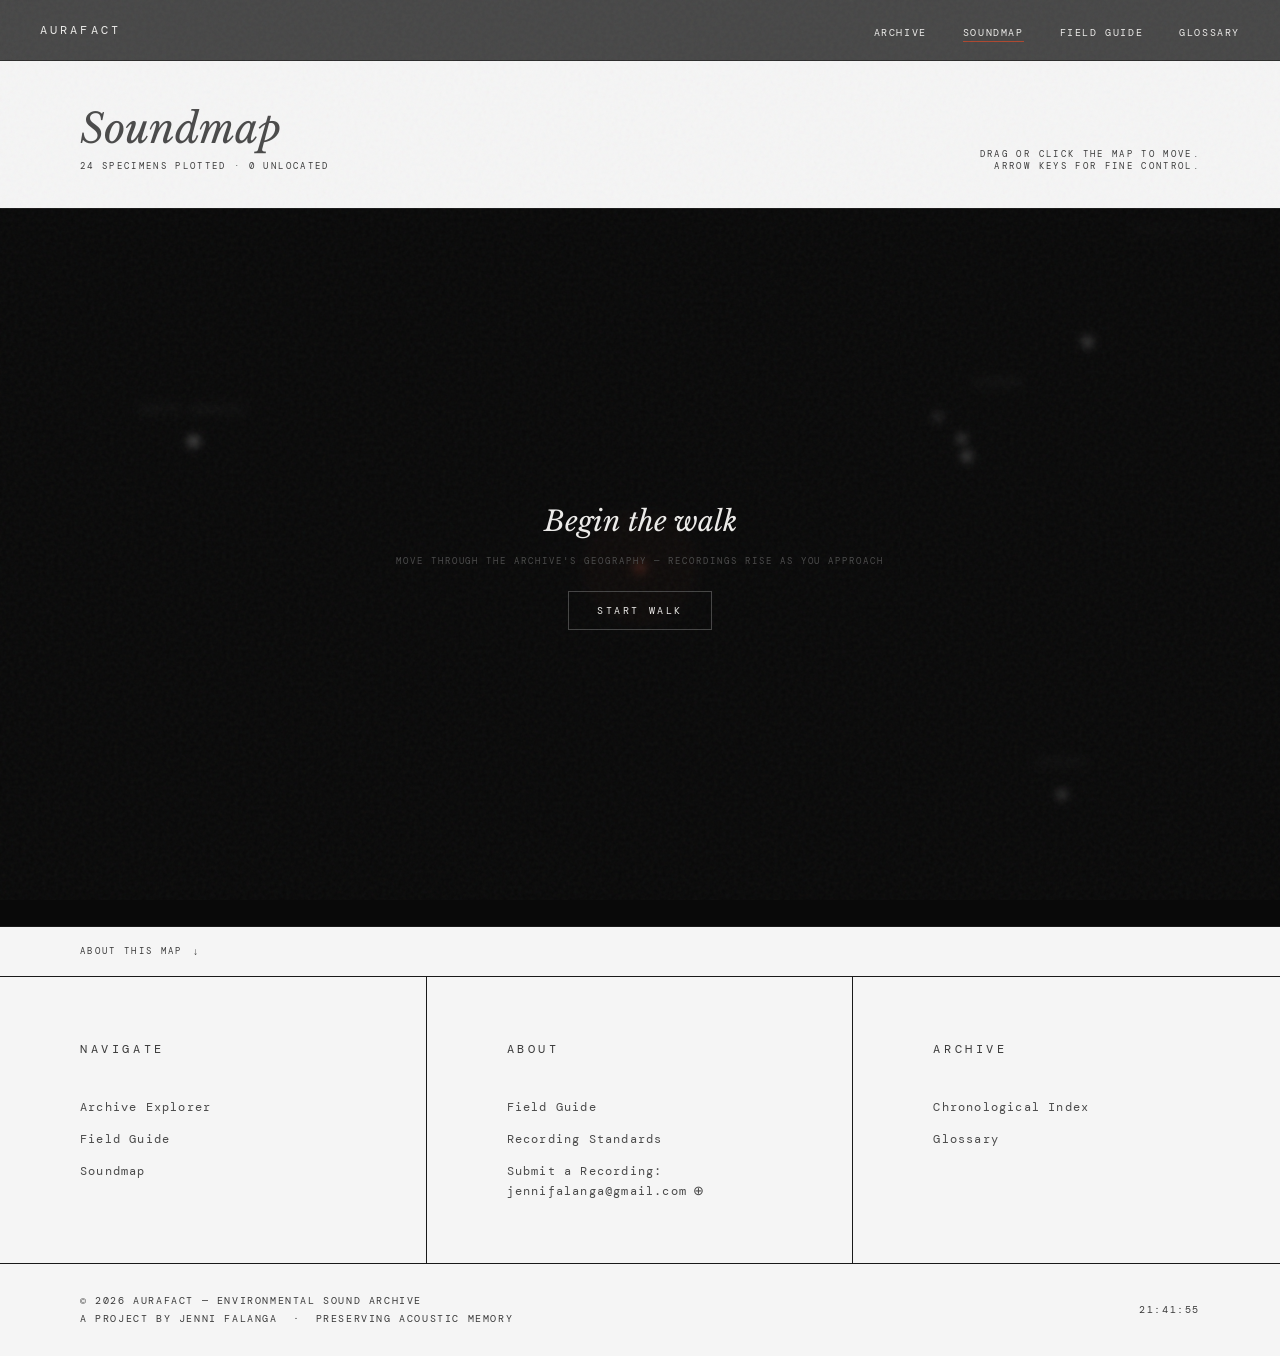
<file: soundmap.html>
<!DOCTYPE html>
<html lang="en">
<head>
<meta charset="UTF-8">
<meta name="viewport" content="width=device-width, initial-scale=1.0">
<title>Soundmap — Aurafact</title>
<link rel="preconnect" href="https://fonts.googleapis.com">
<link rel="preconnect" href="https://fonts.gstatic.com" crossorigin>
<link href="https://fonts.googleapis.com/css2?family=Libre+Baskerville:ital,wght@0,400..700;1,400..700&family=DM+Mono:wght@300;400&display=swap" rel="stylesheet">
<style>
/* ============================================================
   COLOUR TOKENS — exact match with index.html / archive.html
   ============================================================ */
:root {
  --bg:              #0C0C0C;
  --text-primary:    #EDECEA;
  --text-secondary:  #4A4A4A;
  --text-mono:       #3A3A3A;
  --text-accent:     #AD472F;
  --btn-border:      #2E2E2E;
  --btn-text:        #2E2E2E;
  --btn-hover-border:#777777;
  --btn-hover-text:  #EDECEA;
  --nav-logo:        #EDECEA;
  --nav-link:        #EDECEA;
  --nav-rule:        #2c2c2c;
  --nav-h:           61px;
  --grain-opacity:   0.045;
  --rule:            #1a1a1a;
  --page-bg:         #f5f5f5;

  /* Map-specific */
  --map-bg:          #0a0a0a;
  --map-grid:        #141414;
  --dot-audio:       #EDECEA;
  --dot-silent:      #2a2a2a;
  --listener-color:  #AD472F;
  --falloff-ring:    rgba(173, 71, 47, 0.10);
}

*, *::before, *::after { box-sizing: border-box; margin: 0; padding: 0; }
html { scroll-behavior: smooth; }
html, body { width: 100%; overflow-x: hidden; }

body {
  background: var(--bg);
  color: var(--text-primary);
  font-family: "Libre Baskerville", serif;
}

/* Grain — identical to other pages */
body::after {
  content: '';
  position: fixed;
  inset: 0;
  background-image: url("data:image/svg+xml,%3Csvg viewBox='0 0 256 256' xmlns='http://www.w3.org/2000/svg'%3E%3Cfilter id='n'%3E%3CfeTurbulence type='fractalNoise' baseFrequency='0.88' numOctaves='4' stitchTiles='stitch'/%3E%3C/filter%3E%3Crect width='100%25' height='100%25' filter='url(%23n)'/%3E%3C/svg%3E");
  opacity: var(--grain-opacity);
  pointer-events: none;
  z-index: 9000;
}

/* ── NAV ────────────────────────────────────────────────────── */
#site-nav {
  position: fixed;
  top: 0; left: 0; right: 0;
  z-index: 200;
  display: flex;
  align-items: center;
  justify-content: space-between;
  padding: 20px 40px;
  border-bottom: 1px solid var(--nav-rule);
  background: rgba(12,12,12,0.75);
  backdrop-filter: blur(14px);
  height: var(--nav-h);
}

.nav-logo {
  font-family: 'DM Mono', monospace;
  font-size: 12px;
  letter-spacing: 0.26em;
  text-transform: uppercase;
  color: var(--nav-logo);
  text-decoration: none;
}

.nav-links { display: flex; gap: 36px; list-style: none; }

.nav-links a {
  font-family: 'DM Mono', monospace;
  font-size: 10px;
  letter-spacing: 0.16em;
  text-transform: uppercase;
  color: var(--nav-link);
  text-decoration: none;
  transition: opacity 0.2s;
}
.nav-links a:hover { opacity: 0.6; }
.nav-links a.active {
  border-bottom: 1px solid var(--text-accent);
  padding-bottom: 2px;
}

.nav-toggle {
  display: none;
  flex-direction: column;
  justify-content: center;
  gap: 6px;
  width: 44px;
  height: 44px;
  padding: 0;
  border: 0;
  background: transparent;
  color: var(--nav-link);
  cursor: pointer;
  z-index: 201;
  transition: color 0.2s;
}
.nav-toggle:hover { color: var(--text-accent); }
.nav-toggle span {
  display: block;
  width: 20px;
  height: 1.5px;
  background: currentColor;
  transition: transform 0.25s ease, opacity 0.2s;
}
#site-nav.nav-open .nav-toggle span:nth-child(1) { transform: translateY(7.5px) rotate(45deg); }
#site-nav.nav-open .nav-toggle span:nth-child(2) { opacity: 0; }
#site-nav.nav-open .nav-toggle span:nth-child(3) { transform: translateY(-7.5px) rotate(-45deg); }

/* ── PAGE LAYOUT ────────────────────────────────────────────── */
.soundmap-page {
  padding-top: var(--nav-h);
  min-height: 100vh;
  display: flex;
  flex-direction: column;
  background: var(--page-bg);
}

/* ── PAGE HEADER ────────────────────────────────────────────── */
.page-header {
  padding: 48px 80px 36px;
  border-bottom: 1px solid var(--rule);
  display: flex;
  align-items: flex-end;
  justify-content: space-between;
  gap: 32px;
}

.page-header h1 {
  font-family: "Libre Baskerville", serif;
  font-style: italic;
  font-weight: 300;
  font-size: clamp(24px, 3.2vw, 44px);
  color: var(--text-secondary);
  line-height: 1.0;
  margin-bottom: 10px;
}

.page-header-sub {
  font-family: 'DM Mono', monospace;
  font-size: 9px;
  letter-spacing: 0.26em;
  text-transform: uppercase;
  color: var(--text-mono);
}

.header-right {
  text-align: right;
  flex-shrink: 0;
}

/* ── MAP REGION ─────────────────────────────────────────────── */
.map-region {
  flex: 1;
  position: relative;
  background: var(--map-bg);
  min-height: 540px;
}

#soundmap-svg {
  display: block;
  width: 100%;
  height: 100%;
  min-height: 540px;
  cursor: crosshair;
  user-select: none;
}

/* SVG elements */
.map-grid-line { stroke: var(--map-grid); stroke-width: 0.5; }
.region-label {
  font-family: 'DM Mono', monospace;
  font-size: 8px;
  letter-spacing: 0.2em;
  text-transform: uppercase;
  fill: #777;
  pointer-events: none;
}

.specimen-dot {
  cursor: pointer;
  transition: r 0.15s ease;
}
.specimen-dot.has-audio { fill: var(--dot-audio); fill-opacity: 0.45; stroke: none; }
.specimen-dot.no-audio  { fill: none; stroke: var(--dot-silent); stroke-width: 1; }
.specimen-dot.has-audio:hover,
.specimen-dot.has-audio.audible { fill-opacity: 1; }
.specimen-dot.no-audio:hover  { stroke: var(--dot-audio); }

.specimen-ring {
  fill: none;
  stroke: var(--dot-audio);
  stroke-width: 0.5;
  stroke-opacity: 0;
  pointer-events: none;
  transition: stroke-opacity 0.4s ease;
}
.specimen-ring.active { stroke-opacity: 0.3; }

.falloff-ring {
  fill: var(--falloff-ring);
  stroke: var(--listener-color);
  stroke-width: 0.5;
  stroke-opacity: 0.3;
  stroke-dasharray: 4 4;
  pointer-events: none;
}

.listener-dot {
  fill: var(--listener-color);
  cursor: grab;
  filter: drop-shadow(0 0 6px rgba(173,71,47,0.5));
}
.listener-dot:active { cursor: grabbing; }

/* ── OVERLAY CONTROLS ───────────────────────────────────────── */
.map-controls {
  position: absolute;
  bottom: 24px;
  left: 32px;
  display: flex;
  align-items: center;
  gap: 12px;
  z-index: 10;
}

.ctrl-btn {
  font-family: 'DM Mono', monospace;
  font-size: 9px;
  letter-spacing: 0.22em;
  text-transform: uppercase;
  color: var(--text-secondary);
  background: rgba(12,12,12,0.85);
  border: 1px solid var(--btn-border);
  padding: 8px 14px;
  cursor: pointer;
  transition: border-color 0.2s, color 0.2s;
  backdrop-filter: blur(8px);
}
.ctrl-btn:hover { border-color: var(--btn-hover-border); color: var(--btn-hover-text); }
.ctrl-btn.active { border-color: var(--text-accent); color: var(--text-accent); }

#startBtn.walking { border-color: var(--text-accent); color: var(--text-accent); }

/* ── AUDIBLE STRIP ──────────────────────────────────────────── */
.audible-strip {
  position: absolute;
  bottom: 24px;
  right: 32px;
  z-index: 10;
  text-align: right;
  pointer-events: none;
  max-width: 40%;
}

.audible-label {
  font-family: 'DM Mono', monospace;
  font-size: 8px;
  letter-spacing: 0.22em;
  text-transform: uppercase;
  color: var(--text-mono);
  margin-bottom: 6px;
}

.audible-items {
  display: flex;
  flex-direction: column;
  gap: 3px;
  align-items: flex-end;
}

.audible-item {
  font-family: 'DM Mono', monospace;
  font-size: 9px;
  letter-spacing: 0.08em;
  color: var(--text-secondary);
  white-space: nowrap;
  overflow: hidden;
  text-overflow: ellipsis;
  max-width: 260px;
  opacity: 0;
  transition: opacity 0.4s ease;
}
.audible-item.visible { opacity: 1; }
.audible-item.loud { color: var(--text-primary); }

/* ── TOOLTIP ────────────────────────────────────────────────── */
#tooltip {
  position: absolute;
  pointer-events: none;
  z-index: 50;
  display: none;
  background: rgba(10,10,10,0.92);
  border: 1px solid #222;
  padding: 10px 14px;
  backdrop-filter: blur(8px);
  max-width: 220px;
}
#tooltip.visible { display: block; }

.tooltip-id {
  font-family: 'DM Mono', monospace;
  font-size: 8px;
  letter-spacing: 0.22em;
  text-transform: uppercase;
  color: var(--text-mono);
  margin-bottom: 4px;
}
.tooltip-name {
  font-family: "Libre Baskerville", serif;
  font-style: italic;
  font-size: 13px;
  color: var(--text-primary);
  margin-bottom: 3px;
  line-height: 1.3;
}
.tooltip-loc {
  font-family: 'DM Mono', monospace;
  font-size: 9px;
  letter-spacing: 0.10em;
  color: var(--text-secondary);
}
.tooltip-no-audio {
  font-family: 'DM Mono', monospace;
  font-size: 8px;
  letter-spacing: 0.12em;
  color: var(--text-mono);
  margin-top: 4px;
}

/* ── ABOUT SECTION ──────────────────────────────────────────── */
.about-section {
  border-top: 1px solid var(--rule);
  padding: 0;
}

.about-toggle {
  display: flex;
  align-items: center;
  gap: 10px;
  padding: 18px 80px;
  cursor: pointer;
  background: none;
  border: none;
  width: 100%;
  text-align: left;
}
.about-toggle:hover { border-bottom-color: var(--rule); }

.about-toggle-label {
  font-family: 'DM Mono', monospace;
  font-size: 9px;
  letter-spacing: 0.26em;
  text-transform: uppercase;
  color: var(--text-mono);
}

.about-toggle-arrow {
  font-family: 'DM Mono', monospace;
  font-size: 10px;
  color: var(--text-mono);
  transition: transform 0.25s ease;
}
.about-section.open .about-toggle-arrow { transform: rotate(180deg); }

.about-content {
  display: none;
  padding: 32px 80px 48px;
  border-top: 1px solid var(--rule);
  max-width: 720px;
}
.about-section.open .about-content { display: block; }

.about-content p {
  font-family: "Libre Baskerville", serif;
  font-size: 14px;
  line-height: 1.8;
  color: var(--text-secondary);
  font-style: italic;
}

/* ── WALK OVERLAY (pre-start) ───────────────────────────────── */
.walk-overlay {
  position: absolute;
  inset: 0;
  display: flex;
  flex-direction: column;
  align-items: center;
  justify-content: center;
  background: rgba(10,10,10,0.72);
  backdrop-filter: blur(4px);
  z-index: 20;
  gap: 16px;
  transition: opacity 0.4s ease;
}
.walk-overlay.hidden { opacity: 0; pointer-events: none; }

.walk-overlay-title {
  font-family: "Libre Baskerville", serif;
  font-style: italic;
  font-weight: 300;
  font-size: clamp(18px, 2.2vw, 28px);
  color: var(--text-primary);
  text-align: center;
}

.walk-overlay-sub {
  font-family: 'DM Mono', monospace;
  font-size: 9px;
  letter-spacing: 0.22em;
  text-transform: uppercase;
  color: var(--text-secondary);
  text-align: center;
}

.walk-start-btn {
  font-family: 'DM Mono', monospace;
  font-size: 10px;
  letter-spacing: 0.26em;
  text-transform: uppercase;
  color: var(--text-primary);
  background: none;
  border: 1px solid #444;
  padding: 12px 28px;
  cursor: pointer;
  margin-top: 8px;
  transition: border-color 0.2s, color 0.2s;
}
.walk-start-btn:hover { border-color: var(--text-accent); color: var(--text-accent); }

/* ── KEYBOARD HINT ──────────────────────────────────────────── */
.key-hint {
  position: absolute;
  top: 16px;
  right: 32px;
  font-family: 'DM Mono', monospace;
  font-size: 8px;
  letter-spacing: 0.18em;
  text-transform: uppercase;
  color: var(--text-mono);
  pointer-events: none;
  z-index: 10;
}

/* ── FOOTER ─────────────────────────────────────────────────── */
.site-footer {
  background-color: var(--page-bg);
  border-top: 1px solid var(--rule);
}

.footer-nav {
  display: grid;
  grid-template-columns: repeat(3, 1fr);
  border-bottom: 1px solid var(--rule);
}

.footer-col {
  padding: 64px 48px 64px 80px;
  border-right: 1px solid var(--rule);
}
.footer-col:first-child { padding-left: 80px; }
.footer-col:last-child  { border-right: none; padding-right: 80px; }

.footer-col-label {
  display: block;
  font-family: 'DM Mono', monospace;
  font-size: 12px;
  letter-spacing: 0.30em;
  text-transform: uppercase;
  color: var(--text-mono);
  margin-bottom: 24px;
  padding-bottom: 14px;
}

.footer-col ul { list-style: none; display: flex; flex-direction: column; gap: 12px; }

.footer-col ul li a {
  font-family: 'DM Mono', monospace;
  font-size: 12px;
  letter-spacing: 0.10em;
  color: var(--text-secondary);
  text-decoration: none;
  transition: color 0.2s;
}
.footer-col ul li a:hover { color: var(--text-accent); }

.footer-submit-label {
  font-family: 'DM Mono', monospace;
  font-size: 12px;
  letter-spacing: 0.10em;
  color: var(--text-secondary);
}
.footer-email {
  font-family: 'DM Mono', monospace;
  font-size: 11px;
  letter-spacing: 0.05em;
  color: var(--text-secondary);
  text-decoration: none;
}
.footer-email:hover { color: var(--text-accent); }
.footer-copy-btn {
  background: none; border: none; cursor: pointer;
  color: var(--text-secondary); font-size: 13px;
  padding: 0 0 0 6px; vertical-align: middle; transition: color 0.2s;
}
.footer-copy-btn:hover { color: var(--text-accent); }

.footer-bottom {
  padding: 28px 80px;
  display: flex;
  align-items: center;
  justify-content: space-between;
}

.footer-copy {
  font-family: 'DM Mono', monospace;
  font-size: 10px;
  letter-spacing: 0.16em;
  text-transform: uppercase;
  color: var(--text-mono);
  line-height: 1.8;
}

.footer-time {
  font-family: 'DM Mono', monospace;
  font-size: 10px;
  letter-spacing: 0.16em;
  text-transform: uppercase;
  color: var(--text-mono);
  line-height: 1.8;
  text-align: right;
}

/* ── RESPONSIVE ─────────────────────────────────────────────── */
@media (max-width: 900px) {
  .page-header { padding: 40px 32px 28px; }
  .about-toggle { padding: 16px 32px; }
  .about-content { padding: 28px 32px 40px; }
  .footer-col { padding: 48px 32px 48px 40px; }
  .footer-col:first-child { padding-left: 40px; }
  .footer-col:last-child  { padding-right: 40px; }
  .footer-bottom { padding: 24px 40px; }
  .map-controls { left: 16px; bottom: 16px; }
  .audible-strip { right: 16px; bottom: 16px; }
  .key-hint { display: none; }
}

@media (max-width: 640px) {
  .nav-links { display: none; flex-direction: column; position: fixed; top: var(--nav-h); left: 0; right: 0; background: rgba(12,12,12,0.97); padding: 24px 32px; gap: 24px; border-bottom: 1px solid var(--nav-rule); z-index: 199; }
  #site-nav.nav-open .nav-links { display: flex; }
  .nav-toggle { display: flex; }
  .page-header { padding: 32px 20px 24px; flex-direction: column; align-items: flex-start; gap: 12px; }
  .header-right { text-align: left; }
  .footer-nav { grid-template-columns: 1fr; }
  .footer-col { border-right: none; border-bottom: 1px solid var(--rule); padding: 40px 20px; }
  .footer-col:first-child { padding-left: 20px; }
  .footer-col:last-child  { padding-right: 20px; border-bottom: none; }
  .footer-bottom { padding: 24px 20px; flex-direction: column; align-items: flex-start; gap: 8px; }
  .about-toggle { padding: 16px 20px; }
  .about-content { padding: 24px 20px 36px; }
  .walk-overlay-title { font-size: 18px; }
}
</style>
</head>
<body>

<!-- Nav -->
<nav id="site-nav">
  <a href="index.html" class="nav-logo">Aurafact</a>
  <button type="button" class="nav-toggle" aria-label="Open menu" aria-expanded="false">
    <span></span><span></span><span></span>
  </button>
  <ul class="nav-links">
    <li><a href="archive.html">Archive</a></li>
    <li><a href="soundmap.html" class="active">Soundmap</a></li>
    <li><a href="fieldguide.html">Field Guide</a></li>
    <li><a href="glossary.html">Glossary</a></li>
  </ul>
</nav>

<div class="soundmap-page">

  <!-- Page header -->
  <div class="page-header">
    <div>
      <h1>Soundmap</h1>
      <p class="page-header-sub" id="specimenCount"></p>
    </div>
    <div class="header-right">
      <p class="page-header-sub">Drag or click the map to move.<br>Arrow keys for fine control.</p>
    </div>
  </div>

  <!-- Map -->
  <div class="map-region" id="mapRegion">

    <!-- Walk start overlay -->
    <div class="walk-overlay" id="walkOverlay">
      <p class="walk-overlay-title">Begin the walk</p>
      <p class="walk-overlay-sub">Move through the archive's geography — recordings rise as you approach</p>
      <button class="walk-start-btn" id="walkStartBtn">Start Walk</button>
    </div>

    <!-- The map SVG -->
    <svg id="soundmap-svg" viewBox="0 0 1000 560" preserveAspectRatio="xMidYMid meet"
         role="application" aria-label="Aurafact soundmap — drag the red point to explore recordings by location"
         tabindex="0">

      <!-- Background grid — subtle reference lines -->
      <g id="map-grid" opacity="0.6"></g>

      <!-- Region labels -->
      <g id="region-labels"></g>

      <!-- Falloff ring around listener -->
      <ellipse id="falloff-ring" class="falloff-ring" cx="500" cy="280" rx="0" ry="0"/>

      <!-- Specimen dots -->
      <g id="specimen-dots"></g>

      <!-- Listener -->
      <circle id="listener" class="listener-dot" cx="500" cy="280" r="5"
              tabindex="0" role="button" aria-label="Listener position — drag or use arrow keys"/>

    </svg>

    <!-- Keyboard hint -->
    <div class="key-hint">Arrow keys to move</div>

    <!-- Bottom-left controls -->
    <div class="map-controls">
      <button class="ctrl-btn" id="startBtn" style="display:none">■ Stop Walk</button>
      <button class="ctrl-btn" id="muteBtn" style="display:none">Mute</button>
    </div>

    <!-- Bottom-right audible strip -->
    <div class="audible-strip" id="audibleStrip" style="display:none">
      <div class="audible-label">Now audible</div>
      <div class="audible-items" id="audibleItems"></div>
    </div>

    <!-- Tooltip -->
    <div id="tooltip">
      <div class="tooltip-id" id="tt-id"></div>
      <div class="tooltip-name" id="tt-name"></div>
      <div class="tooltip-loc" id="tt-loc"></div>
      <div class="tooltip-no-audio" id="tt-noaudio"></div>
    </div>

  </div><!-- /map-region -->

  <!-- About this map -->
  <div class="about-section" id="aboutSection">
    <button class="about-toggle" id="aboutToggle" aria-expanded="false">
      <span class="about-toggle-label">About this map</span>
      <span class="about-toggle-arrow">↓</span>
    </button>
    <div class="about-content" id="aboutContent">
      <p>Each point on this map is placed by the recording's location — derived from the place-name attached to that specimen and treated as approximate. The map shows roughly where a sound was captured, not a surveyed coordinate; a dot marked Ottawa and one marked Petrie Island are both honest placements, but neither should be read as precise. The projection is a simple equirectangular plot of those coordinates onto an abstract field, scaled to the bounding box of the collection. There is no basemap or street geography here: the space belongs to the archive, not to the world. What moves with proximity is volume only — nearness brings a recording up in the mix, distance returns it to silence. The recordings themselves are unaltered field captures; nothing about their internal character is simulated or invented. The spatial dimension is the collection's own, assembled from where and when these sounds were heard.</p>
    </div>
  </div>

</div><!-- /soundmap-page -->

<!-- Footer -->
<footer class="site-footer">
  <div class="footer-nav">
    <div class="footer-col">
      <span class="footer-col-label">Navigate</span>
      <ul>
        <li><a href="archive.html">Archive Explorer</a></li>
        <li><a href="fieldguide.html">Field Guide</a></li>
        <li><a href="soundmap.html">Soundmap</a></li>
      </ul>
    </div>
    <div class="footer-col">
      <span class="footer-col-label">About</span>
      <ul>
        <li><a href="fieldguide.html">Field Guide</a></li>
        <li><a href="fieldguide.html#principles">Recording Standards</a></li>
        <li><span class="footer-submit-label">Submit a Recording:</span><br><a href="mailto:jennifalanga@gmail.com" class="footer-email">jennifalanga@gmail.com</a><button class="footer-copy-btn" onclick="navigator.clipboard.writeText('jennifalanga@gmail.com')" title="Copy email">⊕</button></li>
      </ul>
    </div>
    <div class="footer-col">
      <span class="footer-col-label">Archive</span>
      <ul>
        <li><a href="archive.html">Chronological Index</a></li>
        <li><a href="glossary.html">Glossary</a></li>
      </ul>
    </div>
  </div>
  <div class="footer-bottom">
    <p class="footer-copy">
      © 2026 Aurafact — Environmental Sound Archive<br>
      A project by Jenni Falanga &nbsp;·&nbsp; Preserving Acoustic Memory
    </p>
    <p class="footer-time" id="footerTime"></p>
  </div>
</footer>


<script>
/* ── MOBILE NAV TOGGLE ───────────────────────────────────────── */
(function() {
  var nav = document.getElementById('site-nav');
  var btn = document.querySelector('.nav-toggle');
  var links = document.querySelectorAll('.nav-links a');
  if (!nav || !btn) return;
  function open()  { nav.classList.add('nav-open'); btn.setAttribute('aria-expanded','true'); }
  function close() { nav.classList.remove('nav-open'); btn.setAttribute('aria-expanded','false'); }
  btn.addEventListener('click', function() { nav.classList.contains('nav-open') ? close() : open(); });
  links.forEach(function(a) { a.addEventListener('click', close); });
})();

/* ── FOOTER TIME ────────────────────────────────────────────── */
(function() {
  var el = document.getElementById('footerTime');
  if (!el) return;
  function update() {
    var now = new Date();
    el.textContent = now.toLocaleTimeString('en-CA', { hour: '2-digit', minute: '2-digit', second: '2-digit', hour12: false });
  }
  update();
  setInterval(update, 1000);
})();

/* ── ABOUT TOGGLE ───────────────────────────────────────────── */
(function() {
  var section = document.getElementById('aboutSection');
  var toggle  = document.getElementById('aboutToggle');
  if (!section || !toggle) return;
  toggle.addEventListener('click', function() {
    var open = section.classList.toggle('open');
    toggle.setAttribute('aria-expanded', open ? 'true' : 'false');
  });
})();

/* ══════════════════════════════════════════════════════════════
   SPECIMENS — with approximate coords
   All coords are approximate, derived from place-name only.
   ══════════════════════════════════════════════════════════════ */
const SPECIMENS = [
  {
    id: 'AF-0001',
    artifact: '2022 World Cup Watch Party',
    location: 'Ottawa, CA',
    region: 'North America',
    audio: 'audio/AF-0001-world-cup-watch-party-ottawa-2022.mp3',
    coords: [45.424, -75.692], // approximate — downtown Ottawa
  },
  {
    id: 'AF-0002',
    artifact: '2022 World Cup Watch Party',
    location: 'Ottawa, CA',
    region: 'North America',
    audio: 'audio/AF-0002-world-cup-watch-party-ottawa-2022.mp3',
    coords: [45.424, -75.692], // approximate — same event as AF-0001
  },
  {
    id: 'AF-0003',
    artifact: '2022 World Cup Watch Party',
    location: 'Ottawa, CA',
    region: 'North America',
    audio: 'audio/AF-0003-world-cup-watch-party-ottawa-2022.mp3',
    coords: [45.424, -75.692], // approximate — same event as AF-0001
  },
  {
    id: 'AF-0004',
    artifact: 'Evening Motorcycle Passage',
    location: 'Marseille, FR',
    region: 'Europe',
    audio: 'audio/AF-0004-evening-motorcycle-marseille-2023.mp3',
    coords: [43.298, 5.374], // approximate — Marseille city centre
  },
  {
    id: 'AF-0005',
    artifact: 'River Edge Flow',
    location: 'Ottawa, CA',
    region: 'North America',
    audio: 'audio/AF-0005-petrie-island-ottawa-2023.mp3',
    coords: [45.473, -75.556], // approximate — Petrie Island shoreline, east Ottawa
  },
  {
    id: 'AF-0006',
    artifact: 'Spring Canopy Chorus',
    location: 'Ottawa, CA',
    region: 'North America',
    audio: 'audio/AF-0006-birdsong-donaldst-ottawa-2023.mp3',
    coords: [45.434, -75.678], // approximate — Donald St green space, Ottawa
  },
  {
    id: 'AF-0007',
    artifact: 'Marché Street Corridor',
    location: 'Kinshasa, DRC',
    region: 'Africa',
    audio: 'audio/AF-0007-market-kinshasa-2021.mp3',
    coords: [-4.322, 15.322], // approximate — Kinshasa city centre
  },
  {
    id: 'AF-0008',
    artifact: '2014 World Cup Watch Party',
    location: 'Kinshasa, DRC',
    region: 'Africa',
    audio: 'audio/AF-0008-worldcup-kinshasa-2021.mp3',
    coords: [-4.322, 15.322], // approximate — Kinshasa city centre
  },
  {
    id: 'AF-0009',
    artifact: 'Stockholm City Tram',
    location: 'Stockholm, SE',
    region: 'Europe',
    audio: 'audio/AF-0009-citytram-stockholm-2022.mp3',
    coords: [59.332, 18.065], // approximate — central Stockholm tram network
  },
  {
    id: 'AF-0010',
    artifact: 'Stockholm New Years Night',
    location: 'Stockholm, SE',
    region: 'Europe',
    audio: 'audio/AF-0010-newyearsparty-stockholm-2022.mp3',
    coords: [59.334, 18.068], // approximate — central Stockholm
  },
  {
    id: 'AF-0011',
    artifact: 'Lyon vs PSG Match',
    location: 'Lyon, FR',
    region: 'Europe',
    audio: 'audio/AF-0011-soccer-psg-lyon-2023.mp3',
    coords: [45.748, 4.839], // approximate — Groupama Stadium area, Lyon
  },
  {
    id: 'AF-0012',
    artifact: 'St. Patrick’s Day Bar Interior',
    location: 'Ottawa, CA',
    region: 'North America',
    audio: 'audio/AF-0012-st-paddys-day-ottawa-2026.mp3',
    coords: [45.421, -75.696], // approximate — downtown Ottawa bar district
  },
  {
    id: 'AF-0013',
    artifact: 'Domestic Bath Preparation',
    location: 'Ottawa, CA',
    region: 'North America',
    audio: 'audio/AF-0013-bathtub-ottawa-2020.mp3',
    coords: [45.420, -75.700], // approximate — Ottawa, city-level only
  },
  {
    id: 'AF-0014',
    artifact: 'Basketball Dribble',
    location: 'Paris, FR',
    region: 'Europe',
    audio: 'audio/AF-0014-basketball-paris-2020.mp3',
    coords: [48.860, 2.349], // approximate — Paris city centre
  },
  {
    id: 'AF-0015',
    artifact: 'Shoreline (Rock Edge)',
    location: 'Marseille, FR',
    region: 'Europe',
    audio: 'audio/AF-0015-windocean-marseille-2025.mp3',
    coords: [43.288, 5.352], // approximate — Corniche coastal area, Marseille
  },
  {
    id: 'AF-0016',
    artifact: 'Corsican Song (Street Terrace)',
    location: 'Marseille, FR',
    region: 'Europe',
    audio: 'audio/AF-0016-corsicansingers-marseille-2025.mp3',
    coords: [43.295, 5.380], // approximate — Le Panier / Vieux-Port area
  },
  {
    id: 'AF-0017',
    artifact: 'World Rugby Championship Night Crowd',
    location: 'Marseille, FR',
    region: 'Europe',
    audio: 'audio/AF-0017-worldrugbychampionship-marseille-2023.mp3',
    coords: [43.302, 5.370], // approximate — Marseille city centre terrace
  },
  {
    id: 'AF-0018',
    artifact: 'Elevator Transit',
    location: 'Lyon, FR',
    region: 'Europe',
    audio: 'audio/AF-0018-elevatordown-lyon-2023.mp3',
    coords: [45.757, 4.832], // approximate — Lyon city centre
  },
  {
    id: 'AF-0019',
    artifact: 'Arlanda Departure',
    location: 'Stockholm, SE',
    region: 'Europe',
    audio: 'audio/AF-0019-flying-stockholm-2022.mp3',
    coords: [59.648, 17.932], // approximate — Arlanda Airport, north of Stockholm
  },
  {
    id: 'AF-0020',
    artifact: 'Pub Concert Ambience',
    location: 'Gatineau, QC',
    region: 'North America',
    audio: 'audio/AF-0020-minotaure-2026.mp3',
    coords: [45.478, -75.701], // approximate — Gatineau city centre
  },
  {
    id: 'AF-0021',
    artifact: 'Applause and Pub Tone',
    location: 'Gatineau, QC',
    region: 'North America',
    audio: 'audio/AF-0021-minotaure-applause-2026.mp3',
    coords: [45.478, -75.701], // approximate — same venue as AF-0020
  },
  {
    id: 'AF-0022',
    artifact: 'Lakeshore Drift',
    location: 'Ottawa, ON',
    region: 'North America',
    audio: 'audio/AF-0022-ottawa-lakeshore-2026.mp3',
    coords: [45.348, -75.863], // approximate — Lac Deschênes shoreline, SW Ottawa
  },
  {
    id: 'AF-0023',
    artifact: 'Umbrella Canopy (Pedestrian Transit)',
    location: 'Ottawa, ON',
    region: 'North America',
    audio: 'audio/AF-0023-ottawa-umbrella-2026.mp3',
    coords: [45.422, -75.690], // approximate — Ottawa, city-level
  },
  {
    id: 'AF-0024',
    artifact: 'Spring Passage',
    location: 'Ottawa, ON',
    region: 'North America',
    audio: 'audio/AF-0024-ottawa-morning-2026.mp3',
    coords: [45.419, -75.704], // approximate — Ottawa shared path
  },
];

/* ══════════════════════════════════════════════════════════════
   PROJECTION
   ══════════════════════════════════════════════════════════════ */
const VW = 1000, VH = 560;
const PAD = { x: 80, y: 60 }; // padding inside viewBox
const mapW = VW - PAD.x * 2;
const mapH = VH - PAD.y * 2;

const plotted = SPECIMENS.filter(s => s.coords);

const bounds = plotted.reduce((b, s) => ({
  minLat: Math.min(b.minLat, s.coords[0]),
  maxLat: Math.max(b.maxLat, s.coords[0]),
  minLng: Math.min(b.minLng, s.coords[1]),
  maxLng: Math.max(b.maxLng, s.coords[1]),
}), { minLat: Infinity, maxLat: -Infinity, minLng: Infinity, maxLng: -Infinity });

// Expand bounds slightly so edge specimens have breathing room
const latSpan = bounds.maxLat - bounds.minLat;
const lngSpan = bounds.maxLng - bounds.minLng;
bounds.minLat -= latSpan * 0.12;
bounds.maxLat += latSpan * 0.12;
bounds.minLng -= lngSpan * 0.10;
bounds.maxLng += lngSpan * 0.10;

function project(lat, lng) {
  const x = PAD.x + (lng - bounds.minLng) / (bounds.maxLng - bounds.minLng) * mapW;
  const y = PAD.y + (bounds.maxLat - lat) / (bounds.maxLat - bounds.minLat) * mapH;
  return { x, y };
}

function unproject(svgX, svgY) {
  const lng = bounds.minLng + (svgX - PAD.x) / mapW * (bounds.maxLng - bounds.minLng);
  const lat = bounds.maxLat - (svgY - PAD.y) / mapH * (bounds.maxLat - bounds.minLat);
  return { lat, lng };
}

function geoDist(lat1, lng1, lat2, lng2) {
  return Math.sqrt((lat1 - lat2) ** 2 + (lng1 - lng2) ** 2);
}

// Falloff radius in degrees — at this scale, ~8° gives neighbourhood-level proximity
const FALLOFF = 8;

/* ── Falloff ring radius in SVG units ──────────────────────── */
function falloffSvgRadius() {
  // Convert FALLOFF degrees to approximate SVG pixels (use lat scale)
  return (FALLOFF / (bounds.maxLat - bounds.minLat)) * mapH;
}

/* ══════════════════════════════════════════════════════════════
   BUILD SVG ELEMENTS
   ══════════════════════════════════════════════════════════════ */
const svg = document.getElementById('soundmap-svg');
const gridG = document.getElementById('map-grid');
const labelsG = document.getElementById('region-labels');
const dotsG = document.getElementById('specimen-dots');
const listenerEl = document.getElementById('listener');
const falloffRingEl = document.getElementById('falloff-ring');
const tooltip = document.getElementById('tooltip');

// Subtle background grid
(function buildGrid() {
  const ns = 'http://www.w3.org/2000/svg';
  for (let i = 0; i <= 8; i++) {
    const x = PAD.x + (mapW / 8) * i;
    const l = document.createElementNS(ns, 'line');
    l.setAttribute('x1', x); l.setAttribute('y1', PAD.y);
    l.setAttribute('x2', x); l.setAttribute('y2', VH - PAD.y);
    l.setAttribute('class', 'map-grid-line');
    gridG.appendChild(l);
  }
  for (let i = 0; i <= 5; i++) {
    const y = PAD.y + (mapH / 5) * i;
    const l = document.createElementNS(ns, 'line');
    l.setAttribute('x1', PAD.x); l.setAttribute('y1', y);
    l.setAttribute('x2', VW - PAD.x); l.setAttribute('y2', y);
    l.setAttribute('class', 'map-grid-line');
    gridG.appendChild(l);
  }
})();

// Region labels — positioned at approximate centroid of each region's specimens
(function buildRegionLabels() {
  const ns = 'http://www.w3.org/2000/svg';
  const regions = {};
  plotted.forEach(s => {
    if (!regions[s.region]) regions[s.region] = { lats: [], lngs: [] };
    regions[s.region].lats.push(s.coords[0]);
    regions[s.region].lngs.push(s.coords[1]);
  });

  Object.entries(regions).forEach(([name, { lats, lngs }]) => {
    const cLat = lats.reduce((a,b) => a+b, 0) / lats.length;
    const cLng = lngs.reduce((a,b) => a+b, 0) / lngs.length;
    const pos = project(cLat, cLng);
    const t = document.createElementNS(ns, 'text');
    t.setAttribute('x', pos.x);
    t.setAttribute('y', pos.y - 22);
    t.setAttribute('text-anchor', 'middle');
    t.setAttribute('class', 'region-label');
    t.textContent = name.toUpperCase();
    labelsG.appendChild(t);
  });
})();

// Specimen dots
const dotEls = {}; // id → { circle, ring }
const ns = 'http://www.w3.org/2000/svg';

SPECIMENS.forEach(spec => {
  if (!spec.coords) return;
  const pos = project(spec.coords[0], spec.coords[1]);
  const hasAudio = !!spec.audio;

  // Outer ring (shows when audible)
  const ring = document.createElementNS(ns, 'circle');
  ring.setAttribute('cx', pos.x);
  ring.setAttribute('cy', pos.y);
  ring.setAttribute('r', 14);
  ring.setAttribute('class', 'specimen-ring');
  dotsG.appendChild(ring);

  // Dot
  const circle = document.createElementNS(ns, 'circle');
  circle.setAttribute('cx', pos.x);
  circle.setAttribute('cy', pos.y);
  circle.setAttribute('r', 4);
  circle.setAttribute('class', 'specimen-dot ' + (hasAudio ? 'has-audio' : 'no-audio'));
  circle.setAttribute('data-id', spec.id);
  dotsG.appendChild(circle);

  dotEls[spec.id] = { circle, ring, pos };

  // Tooltip events
  circle.addEventListener('mouseenter', function(e) { showTooltip(spec, e); });
  circle.addEventListener('mouseleave', hideTooltip);
  circle.addEventListener('mousemove', function(e) { moveTooltip(e); });
  circle.addEventListener('focus', function(e) { showTooltip(spec, e); });
  circle.addEventListener('blur', hideTooltip);
});

// Move listener to front
svg.appendChild(falloffRingEl);
svg.appendChild(listenerEl);

// Specimen count
document.getElementById('specimenCount').textContent =
  plotted.length + ' specimens plotted · ' + SPECIMENS.filter(s => !s.coords).length + ' unlocated';

/* ══════════════════════════════════════════════════════════════
   LISTENER STATE
   ══════════════════════════════════════════════════════════════ */
let listenerX = VW / 2;
let listenerY = VH / 2;

function setListenerPos(x, y) {
  listenerX = Math.max(PAD.x, Math.min(VW - PAD.x, x));
  listenerY = Math.max(PAD.y, Math.min(VH - PAD.y, y));
  listenerEl.setAttribute('cx', listenerX);
  listenerEl.setAttribute('cy', listenerY);

  const rSvg = falloffSvgRadius();
  falloffRingEl.setAttribute('cx', listenerX);
  falloffRingEl.setAttribute('cy', listenerY);
  falloffRingEl.setAttribute('rx', rSvg);
  falloffRingEl.setAttribute('ry', rSvg);
}

setListenerPos(VW / 2, VH / 2);

/* ── SVG coordinate helper ──────────────────────────────────── */
function svgPoint(e) {
  const pt = svg.createSVGPoint();
  pt.x = e.clientX;
  pt.y = e.clientY;
  return pt.matrixTransform(svg.getScreenCTM().inverse());
}

/* ── Drag listener ──────────────────────────────────────────── */
let dragging = false;

listenerEl.addEventListener('mousedown', function(e) {
  e.preventDefault();
  dragging = true;
});
listenerEl.addEventListener('touchstart', function(e) {
  e.preventDefault();
  dragging = true;
}, { passive: false });

svg.addEventListener('mousemove', function(e) {
  if (!dragging) return;
  const p = svgPoint(e);
  setListenerPos(p.x, p.y);
});
svg.addEventListener('touchmove', function(e) {
  if (!dragging) return;
  e.preventDefault();
  const touch = e.touches[0];
  const p = svgPoint(touch);
  setListenerPos(p.x, p.y);
}, { passive: false });

window.addEventListener('mouseup', () => { dragging = false; });
window.addEventListener('touchend', () => { dragging = false; });

/* Click-to-move (on the SVG background, not on a specimen dot) */
svg.addEventListener('click', function(e) {
  if (e.target === listenerEl) return;
  if (e.target.closest('#specimen-dots')) return;
  const p = svgPoint(e);
  setListenerPos(p.x, p.y);
});

/* ── Arrow keys ─────────────────────────────────────────────── */
const STEP = 8;
svg.addEventListener('keydown', function(e) {
  const dirs = { ArrowLeft: [-STEP,0], ArrowRight: [STEP,0], ArrowUp: [0,-STEP], ArrowDown: [0,STEP] };
  if (dirs[e.key]) {
    e.preventDefault();
    setListenerPos(listenerX + dirs[e.key][0], listenerY + dirs[e.key][1]);
  }
});
listenerEl.addEventListener('keydown', function(e) {
  const dirs = { ArrowLeft: [-STEP,0], ArrowRight: [STEP,0], ArrowUp: [0,-STEP], ArrowDown: [0,STEP] };
  if (dirs[e.key]) {
    e.preventDefault();
    setListenerPos(listenerX + dirs[e.key][0], listenerY + dirs[e.key][1]);
  }
});

/* ══════════════════════════════════════════════════════════════
   TOOLTIP
   ══════════════════════════════════════════════════════════════ */
function showTooltip(spec, e) {
  document.getElementById('tt-id').textContent = spec.id;
  document.getElementById('tt-name').textContent = spec.artifact;
  document.getElementById('tt-loc').textContent = spec.location + ' · ' + spec.region;
  const noAudioEl = document.getElementById('tt-noaudio');
  noAudioEl.textContent = spec.audio ? '' : 'No recording';
  tooltip.classList.add('visible');
  moveTooltip(e);
}
function hideTooltip() { tooltip.classList.remove('visible'); }
function moveTooltip(e) {
  const rect = svg.parentElement.getBoundingClientRect();
  const x = e.clientX - rect.left + 14;
  const y = e.clientY - rect.top - 10;
  tooltip.style.left = (x + tooltip.offsetWidth > rect.width - 10 ? x - tooltip.offsetWidth - 28 : x) + 'px';
  tooltip.style.top  = Math.max(4, y) + 'px';
}

/* ══════════════════════════════════════════════════════════════
   WEB AUDIO
   ══════════════════════════════════════════════════════════════ */
let audioCtx = null;
let masterGain = 1;
let walkActive = false;
let gainRaf = null;

// Per-specimen audio state
const audioState = {};
SPECIMENS.forEach(spec => {
  if (!spec.audio) return;
  audioState[spec.id] = {
    gainNode: null,
    source:   null,
    buffer:   null,
    loading:  false,
    currentGain: 0,
  };
});

function ensureCtx() {
  if (!audioCtx) {
    audioCtx = new (window.AudioContext || window.webkitAudioContext)();
  }
  if (audioCtx.state === 'suspended') audioCtx.resume();
}

async function loadSpecimen(spec) {
  const sa = audioState[spec.id];
  if (!sa || sa.loading || sa.buffer) return;
  sa.loading = true;
  try {
    const res = await fetch(spec.audio);
    const arrayBuf = await res.arrayBuffer();
    sa.buffer = await audioCtx.decodeAudioData(arrayBuf);
    if (walkActive) startSource(spec.id);
  } catch(err) {
    console.warn('Could not load', spec.id, err);
    sa.loading = false;
  }
}

function startSource(id) {
  const spec = SPECIMENS.find(s => s.id === id);
  const sa = audioState[id];
  if (!sa || !sa.buffer || sa.source) return;
  if (!sa.gainNode) {
    sa.gainNode = audioCtx.createGain();
    sa.gainNode.gain.value = 0;
    sa.gainNode.connect(audioCtx.destination);
  }
  const src = audioCtx.createBufferSource();
  src.buffer = sa.buffer;
  src.loop = true;
  src.connect(sa.gainNode);
  src.start(0);
  sa.source = src;
}

function stopAllSources() {
  Object.values(audioState).forEach(sa => {
    if (sa.source) {
      try { sa.source.stop(); } catch(e) {}
      sa.source = null;
    }
    if (sa.gainNode) {
      sa.gainNode.gain.cancelScheduledValues(0);
      sa.gainNode.gain.value = 0;
    }
  });
}

/* ── Gain update loop ───────────────────────────────────────── */
const audibleItems = document.getElementById('audibleItems');
const audibleStrip = document.getElementById('audibleStrip');
const audibleEls = {};

function updateGains() {
  if (!walkActive) return;

  const pos = unproject(listenerX, listenerY);
  const now = audioCtx.currentTime;
  const nowAudible = [];

  SPECIMENS.forEach(spec => {
    if (!spec.coords || !spec.audio) return;
    const sa = audioState[spec.id];
    if (!sa) return;

    const d = geoDist(pos.lat, pos.lng, spec.coords[0], spec.coords[1]);
    const targetGain = Math.max(0, 1 - d / FALLOFF) * masterGain;

    // Lazy load when entering range
    if (targetGain > 0 && !sa.buffer && !sa.loading) {
      loadSpecimen(spec);
    }

    if (sa.gainNode) {
      sa.gainNode.gain.setTargetAtTime(targetGain, now, 0.15);
    }
    sa.currentGain = targetGain;

    if (targetGain > 0.05) nowAudible.push({ spec, gain: targetGain });

    // Visual ring on dot
    const dotInfo = dotEls[spec.id];
    if (dotInfo) {
      dotInfo.ring.classList.toggle('active', targetGain > 0.1);
      if (targetGain > 0.1) {
        const scale = 0.6 + targetGain * 0.8;
        dotInfo.ring.setAttribute('r', 14 * scale);
      }
    }
  });

  // Update audible strip
  nowAudible.sort((a, b) => b.gain - a.gain);
  const shown = nowAudible.slice(0, 4);

  audibleStrip.style.display = shown.length ? '' : 'none';
  Object.keys(audibleEls).forEach(id => { audibleEls[id].classList.remove('visible', 'loud'); });

  shown.forEach(({ spec, gain }) => {
    if (!audibleEls[spec.id]) {
      const div = document.createElement('div');
      div.className = 'audible-item';
      div.textContent = spec.artifact + ' — ' + spec.location;
      audibleItems.appendChild(div);
      audibleEls[spec.id] = div;
    }
    audibleEls[spec.id].classList.add('visible');
    if (gain > 0.5) audibleEls[spec.id].classList.add('loud');
  });

  gainRaf = requestAnimationFrame(updateGains);
}

/* ── Walk start / stop ──────────────────────────────────────── */
const walkOverlay = document.getElementById('walkOverlay');
const walkStartBtn = document.getElementById('walkStartBtn');
const startBtn = document.getElementById('startBtn');
const muteBtn = document.getElementById('muteBtn');

function beginWalk() {
  ensureCtx();
  walkActive = true;

  walkOverlay.classList.add('hidden');
  startBtn.style.display = '';
  muteBtn.style.display = '';

  // Initialise gain nodes for all audio specimens
  SPECIMENS.forEach(spec => {
    if (!spec.audio) return;
    const sa = audioState[spec.id];
    if (!sa.gainNode) {
      sa.gainNode = audioCtx.createGain();
      sa.gainNode.gain.value = 0;
      sa.gainNode.connect(audioCtx.destination);
    }
  });

  gainRaf = requestAnimationFrame(updateGains);
}

function endWalk() {
  walkActive = false;
  if (gainRaf) { cancelAnimationFrame(gainRaf); gainRaf = null; }
  stopAllSources();

  // Clear visual state
  Object.values(dotEls).forEach(({ ring }) => {
    ring.classList.remove('active');
    ring.setAttribute('r', 14);
  });
  audibleStrip.style.display = 'none';
  Object.values(audibleEls).forEach(el => el.classList.remove('visible', 'loud'));

  walkOverlay.classList.remove('hidden');
  startBtn.style.display = 'none';
  muteBtn.style.display = 'none';
}

walkStartBtn.addEventListener('click', beginWalk);

startBtn.addEventListener('click', endWalk);

muteBtn.addEventListener('click', function() {
  const muted = muteBtn.classList.toggle('active');
  masterGain = muted ? 0 : 1;
  muteBtn.textContent = muted ? 'Unmute' : 'Mute';
  if (audioCtx) {
    Object.values(audioState).forEach(sa => {
      if (sa.gainNode) {
        sa.gainNode.gain.setTargetAtTime(
          muted ? 0 : sa.currentGain,
          audioCtx.currentTime, 0.1
        );
      }
    });
  }
});
</script>
</body>
</html>
</file>
